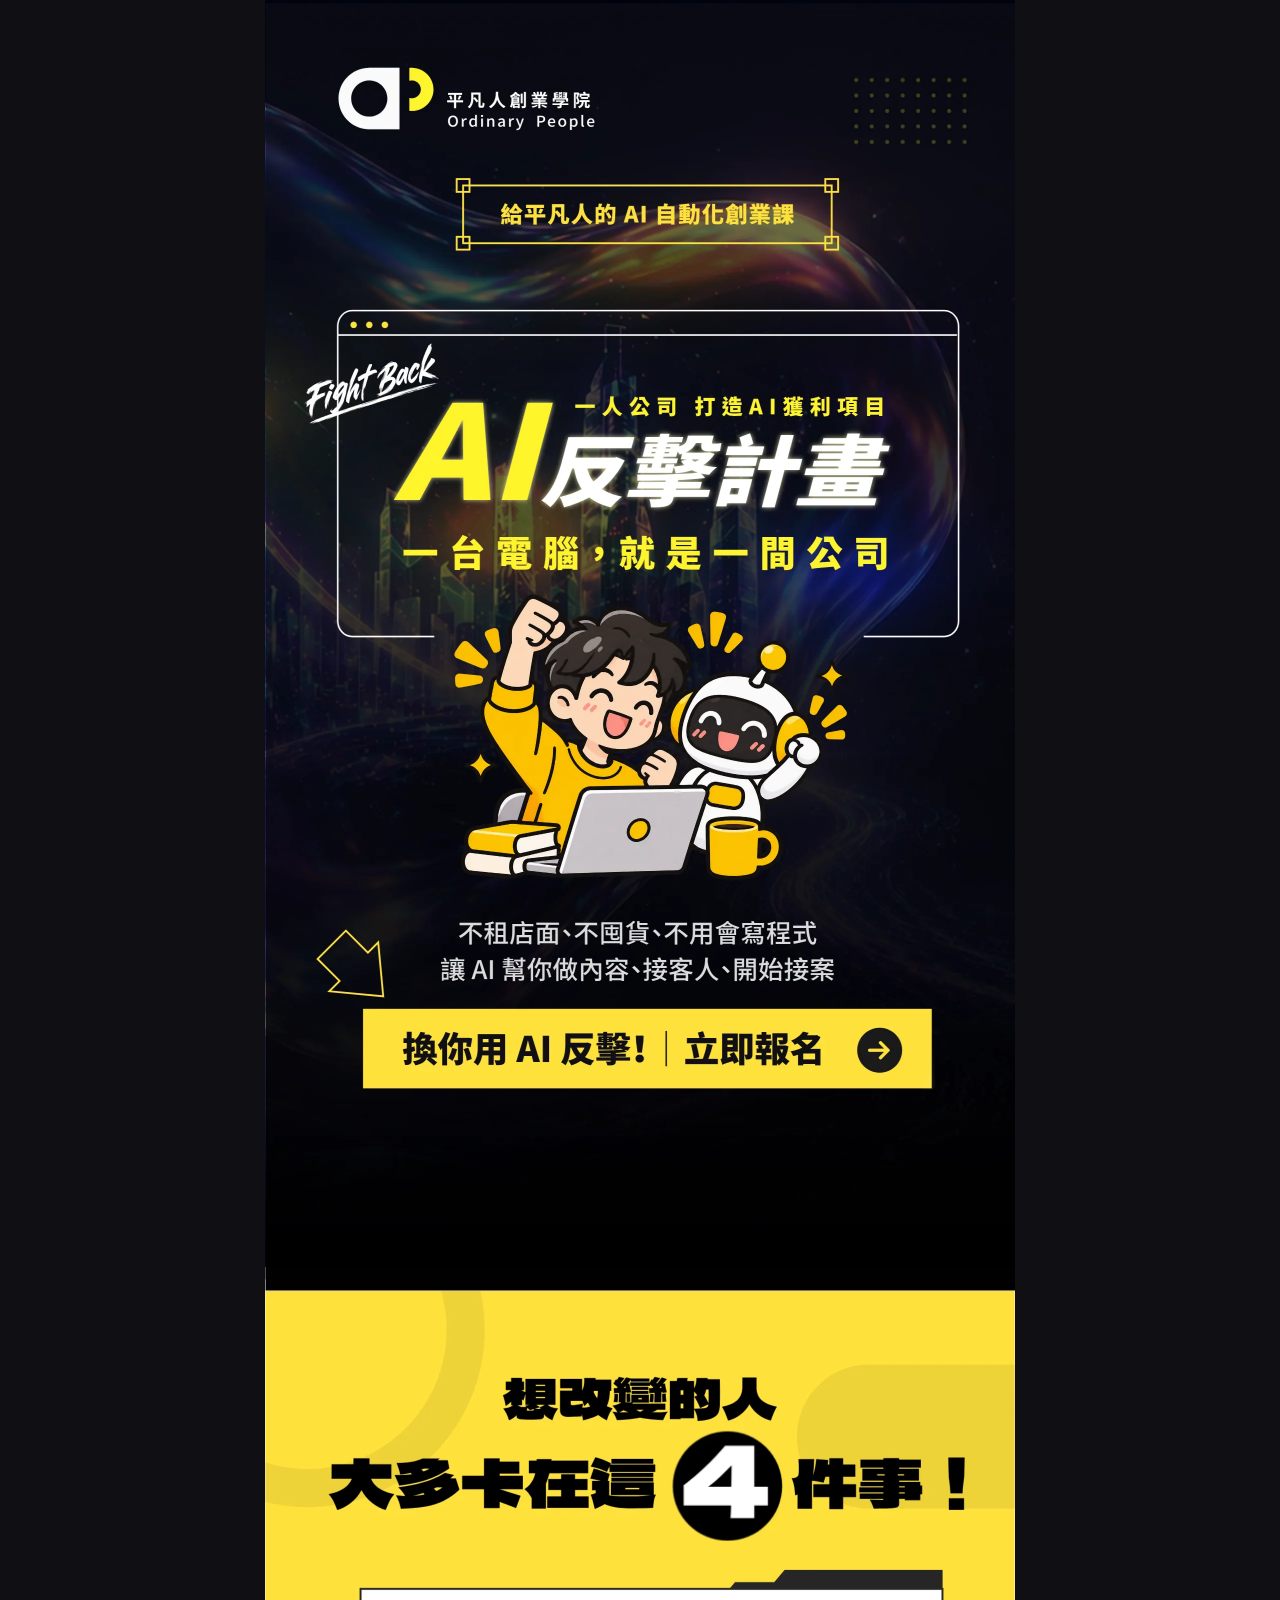
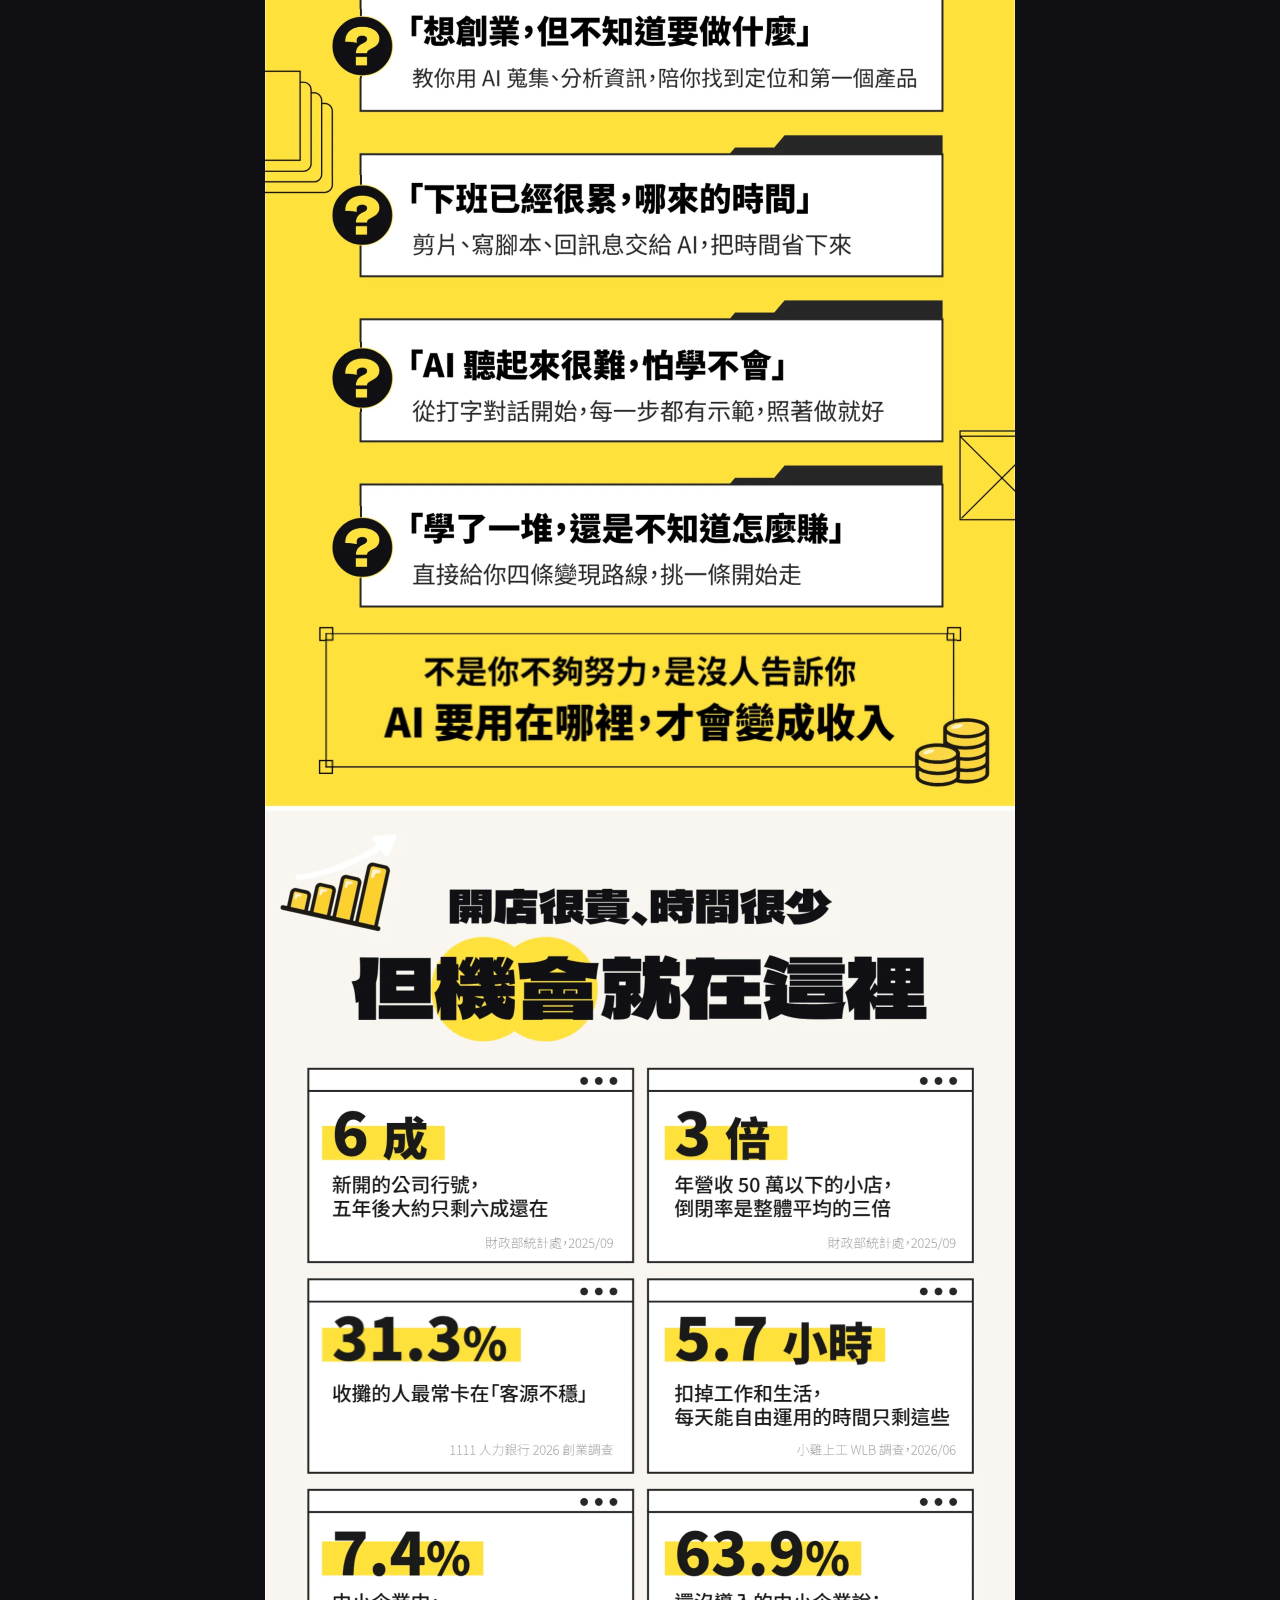
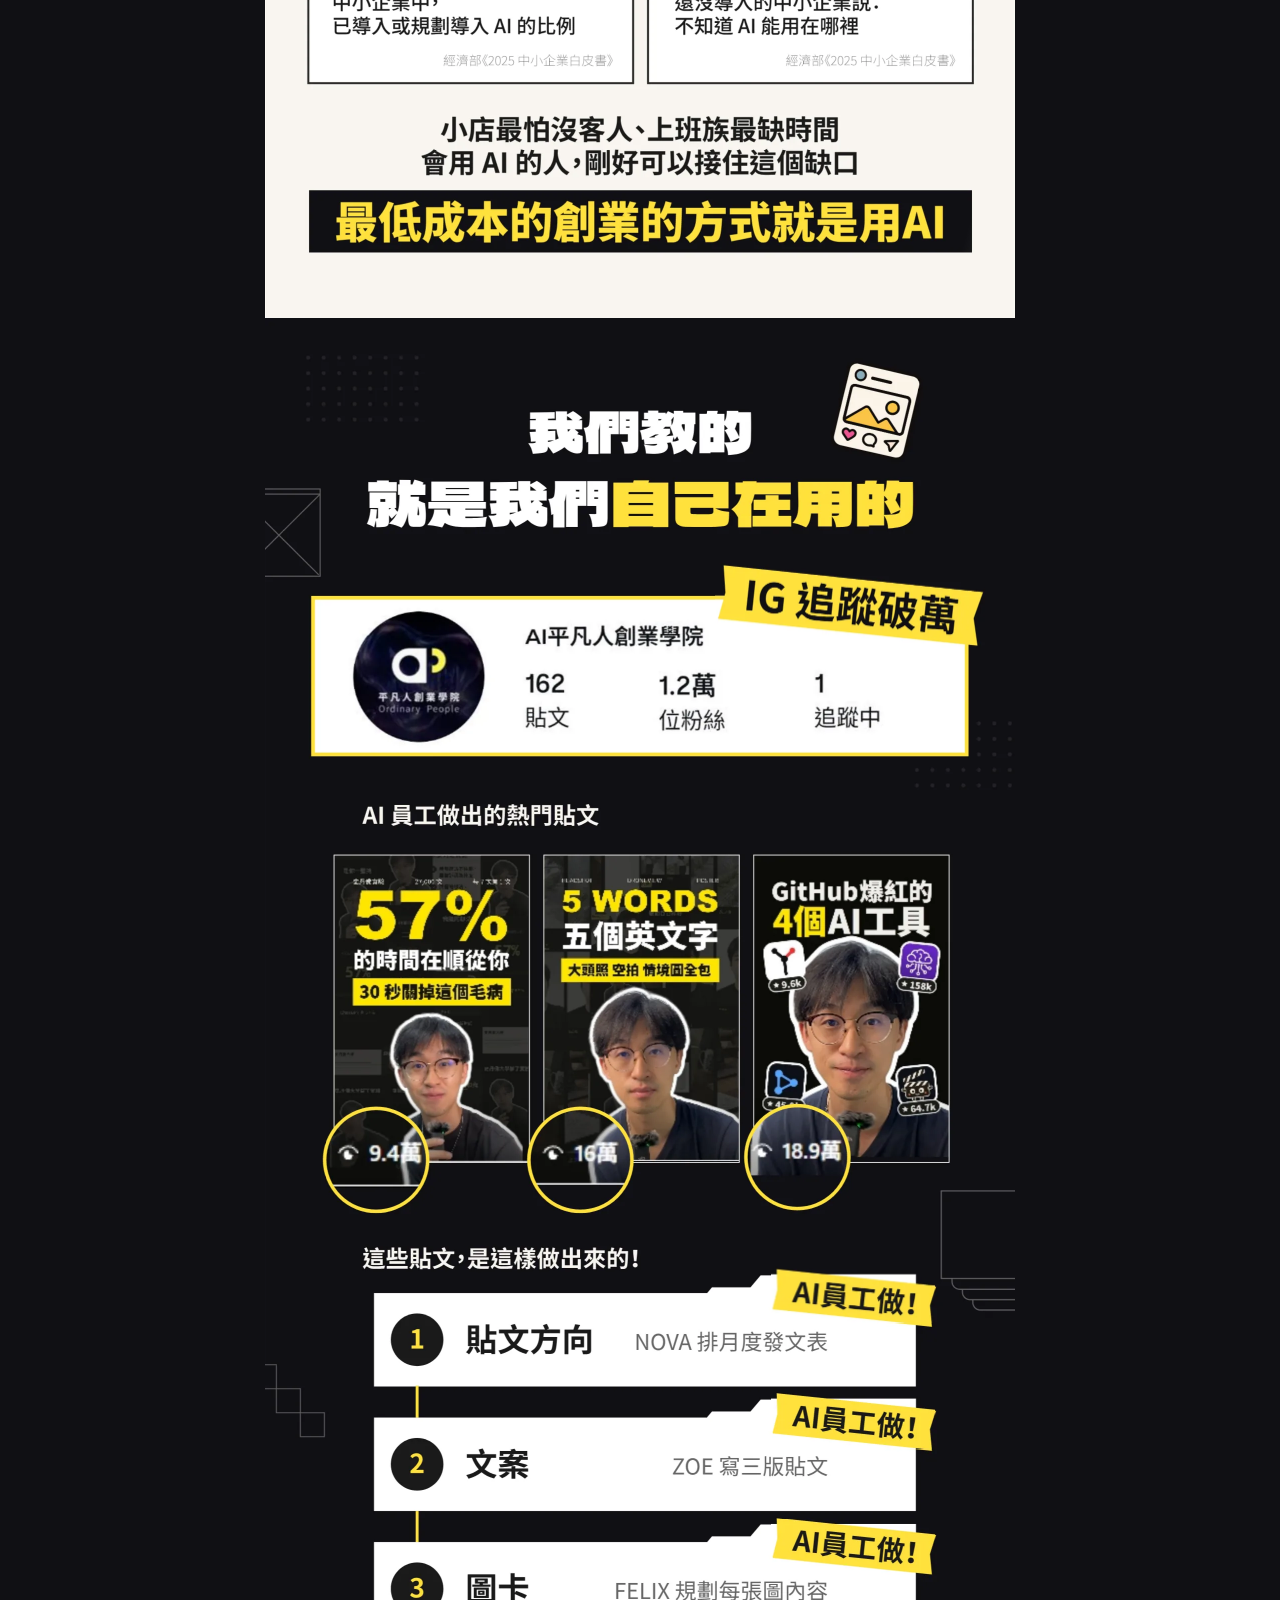
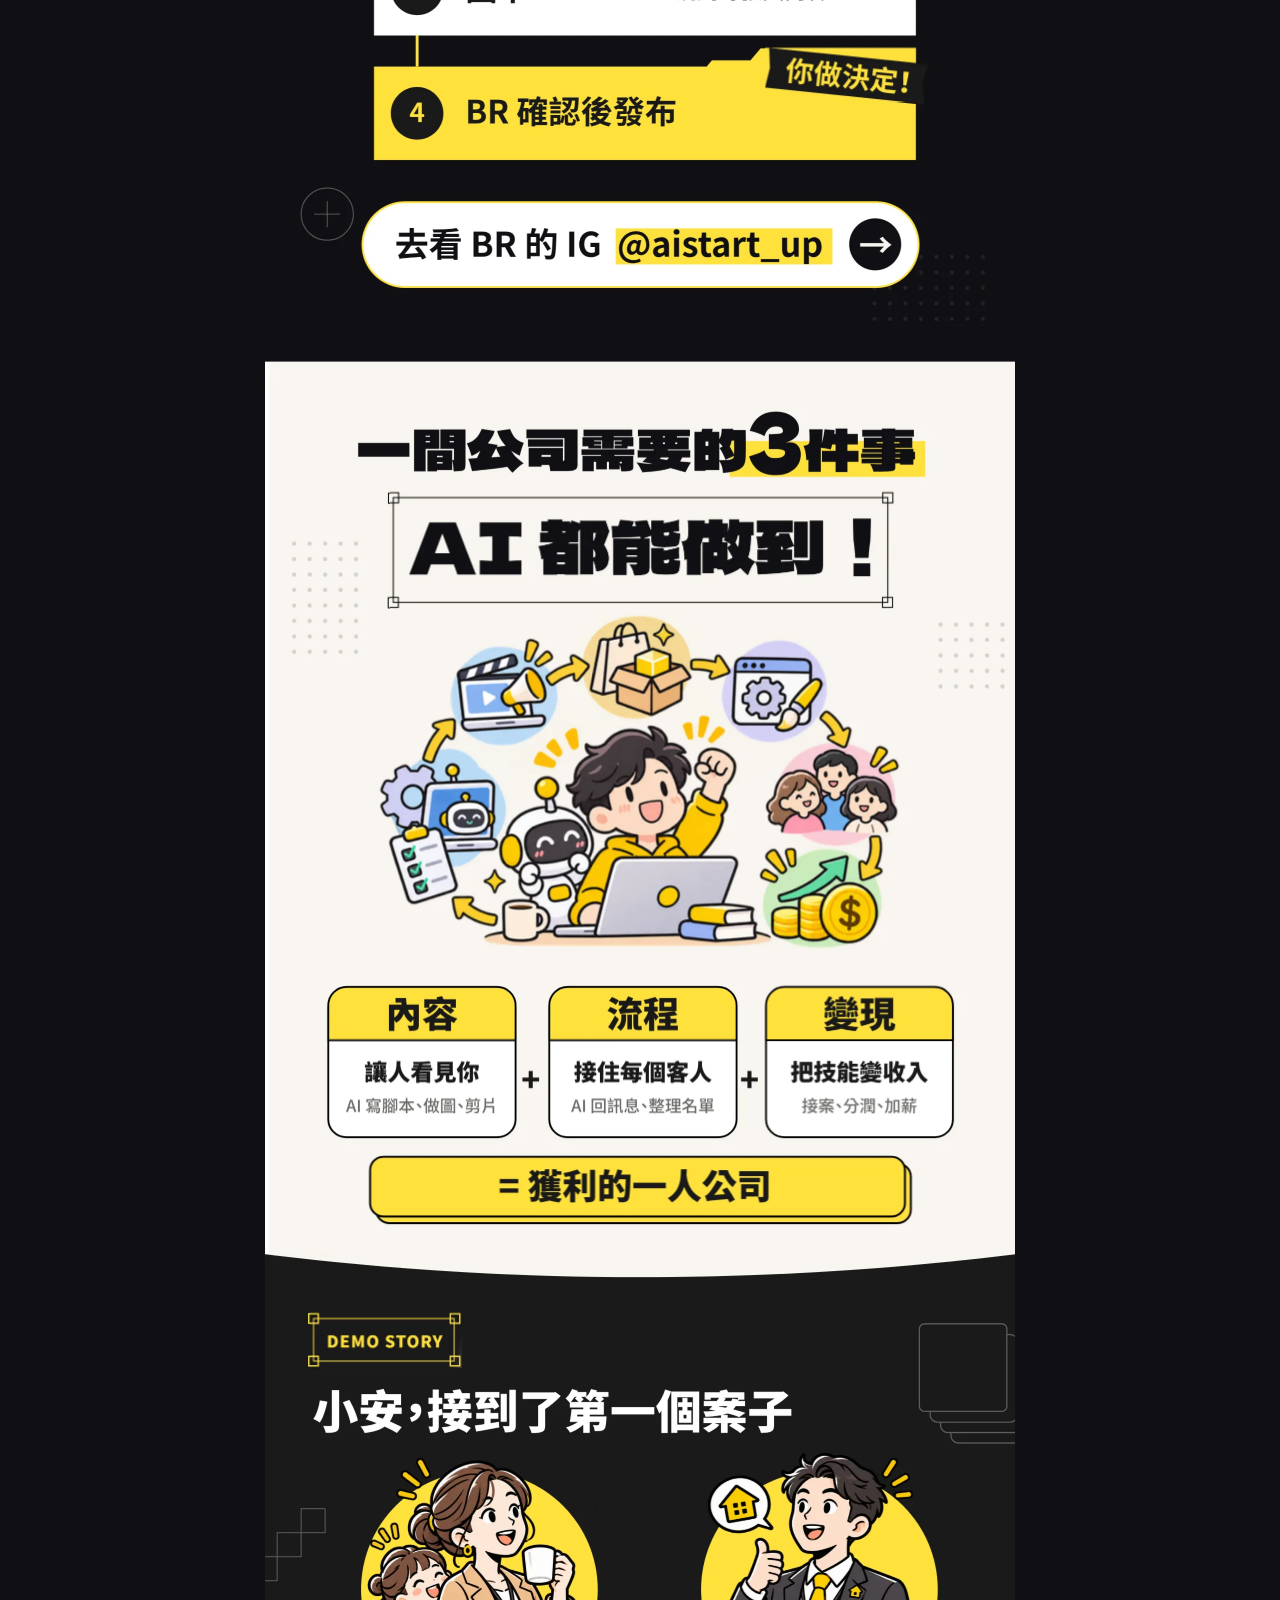
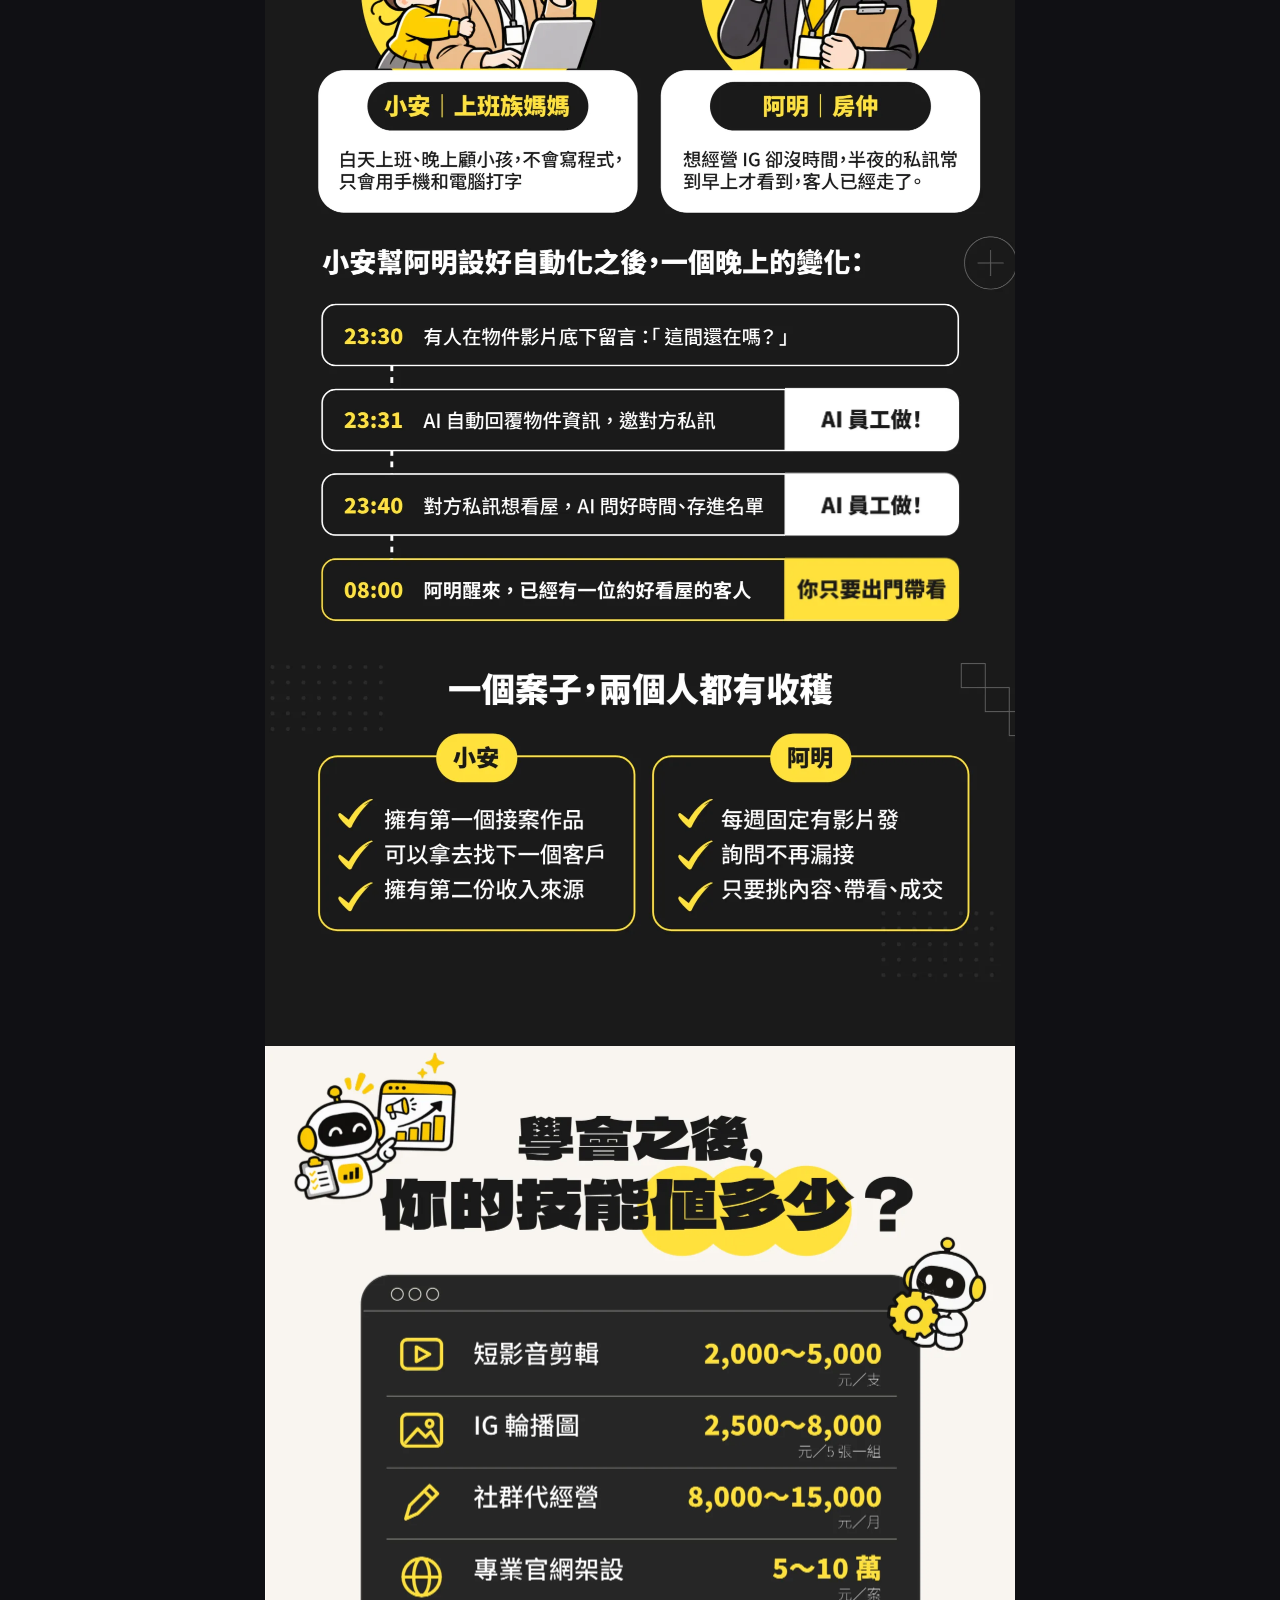
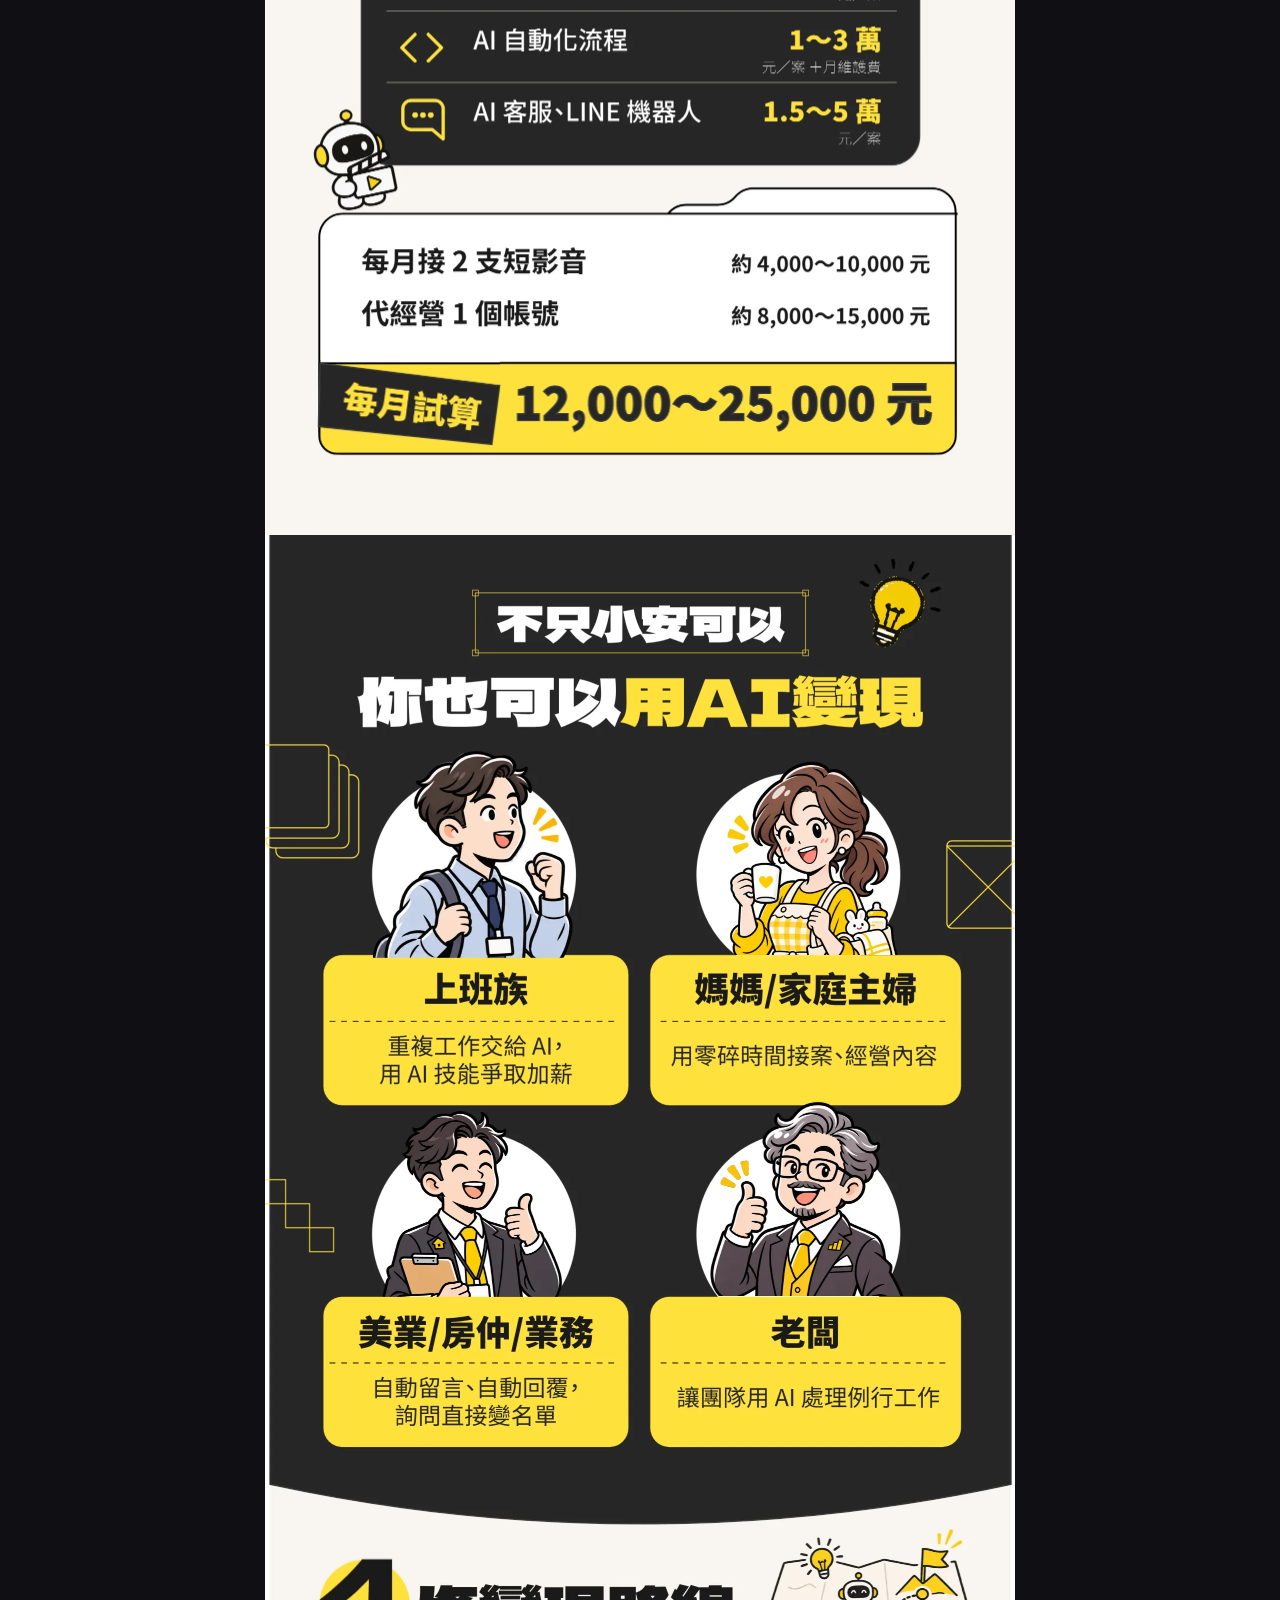
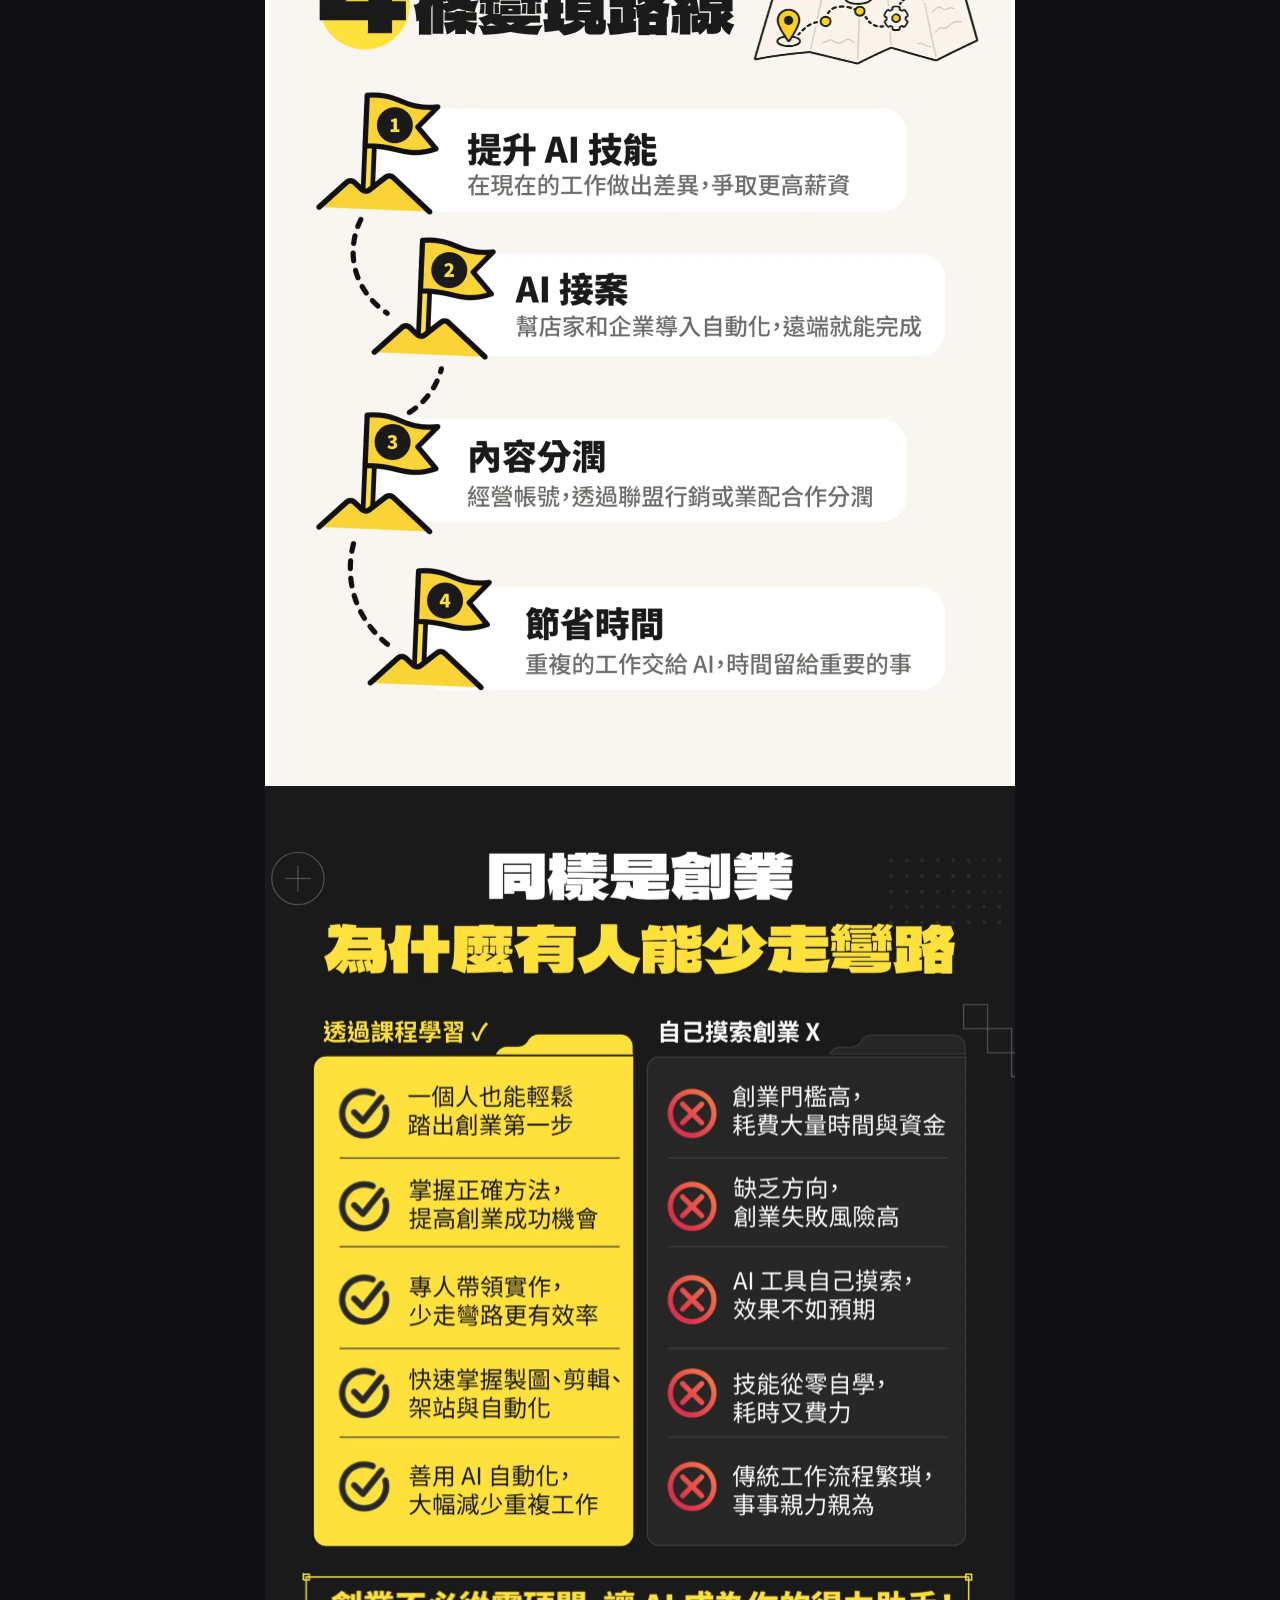
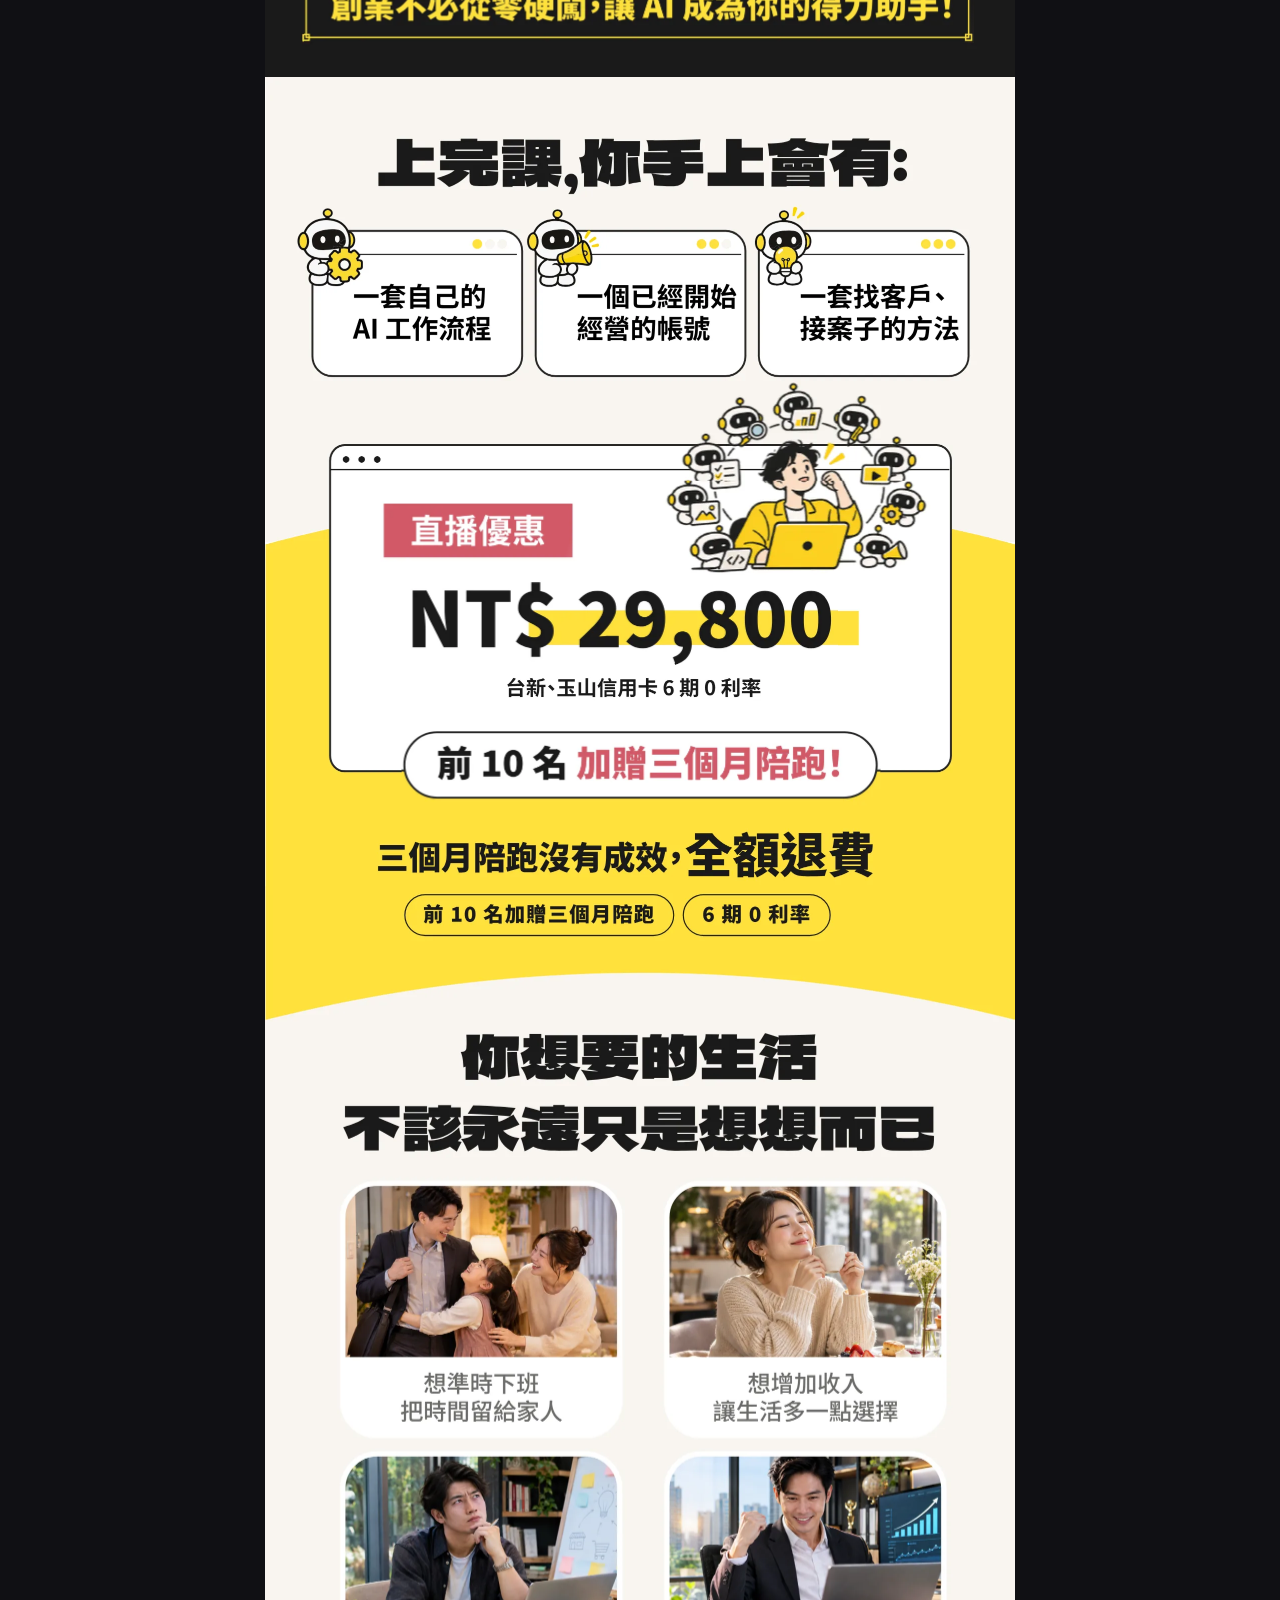
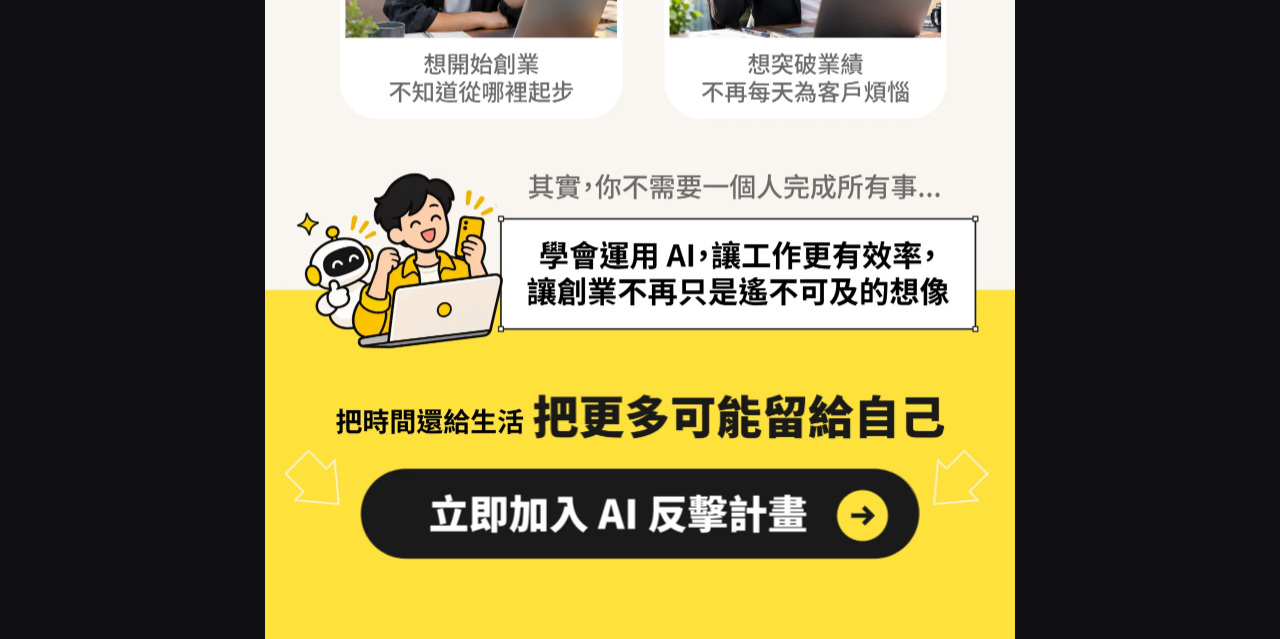
<file: br-order/index.html>
<!doctype html>
<html lang="zh-Hant">
<head>
<meta charset="utf-8">
<meta name="viewport" content="width=device-width,initial-scale=1">
<title>AI 反擊計畫</title>
<style>
*{box-sizing:border-box}
html,body{margin:0;background:#101014}
.page{max-width:750px;margin:0 auto;overflow:hidden}
.sec{position:relative;width:100%}
.base{display:block;width:100%;height:100%}
.ill,.fx{position:absolute;pointer-events:none}
.ill img{display:block;width:100%;height:auto}
.fx{background-repeat:no-repeat;overflow:hidden;transform-origin:50% 50%}
.ill.float img{animation:float 3.8s ease-in-out var(--d) infinite}
.ill.swing img{transform-origin:20% 80%;animation:swing 3.2s ease-in-out infinite}
.fx.pulse{animation:pulse 2.2s ease-in-out calc(var(--i)*-.37s) infinite}
.fx.wiggle{animation:wiggle 2.6s ease-in-out calc(var(--i)*-.45s) infinite}
.fx.flag{transform-origin:30% 95%}
.fx.shine::after{content:"";position:absolute;inset:0;background:linear-gradient(105deg,transparent 30%,rgba(255,255,255,.75) 47%,rgba(255,255,255,.9) 50%,rgba(255,255,255,.75) 53%,transparent 70%);background-size:250% 100%;background-position:150% 0;animation:shine 3.4s ease-in-out calc(var(--i)*-.6s) infinite}
.fx.shine.soft::after{mix-blend-mode:overlay}
.fx.beat{opacity:1}
.fx.beat.run{animation:beat .7s cubic-bezier(.34,1.56,.64,1) calc(var(--i)*.12s) 1 both}
.sec:not(.run) .ill img,.sec:not(.run) .fx,.sec:not(.run) .fx::after{animation-play-state:paused}
@keyframes float{0%,100%{transform:translateY(0)}50%{transform:translateY(-3%)}}
@keyframes swing{0%,100%{transform:rotate(0)}50%{transform:rotate(-5deg) scale(1.04)}}
@keyframes pulse{0%,100%{transform:scale(1)}50%{transform:scale(1.06)}}
@keyframes wiggle{0%,100%{transform:scale(1.08) rotate(0)}25%{transform:scale(1.08) rotate(-5deg)}75%{transform:scale(1.08) rotate(5deg)}}
@keyframes shine{0%,40%{background-position:150% 0}100%{background-position:-50% 0}}
@keyframes beat{0%{transform:scale(1)}45%{transform:scale(1.18)}100%{transform:scale(1)}}
@media (prefers-reduced-motion:reduce){.ill img,.fx,.fx::after{animation:none!important}}
</style>
</head>
<body>
<main class="page">
<section class="sec" style="aspect-ratio:1500/2582">
<img class="base" src="./s01/base.webp?v=3" alt="" width="1500" height="2582">
<div class="fx pulse shine" style="left:12.667%;top:77.847%;width:76.667%;height:6.584%;background-image:url(./s01/base.webp?v=3);background-size:130.435% auto;background-position:54.286% 83.333%;border-radius:0.70% / 4.71%;--i:0"></div>
</section>
<section class="sec" style="aspect-ratio:1500/2236">
<img class="base" src="./s02/base.webp?v=3" alt="" width="1500" height="2236" loading="lazy">
<div class="fx pulse" style="left:53.667%;top:12.299%;width:16.333%;height:10.063%;background-image:url(./s02/base.webp?v=3);background-size:612.245% auto;background-position:64.143% 13.675%;border-radius:0.00% / 0.00%;--i:0"></div>
<div class="fx wiggle" style="left:8.667%;top:28.399%;width:9.000%;height:6.261%;background-image:url(./s02/base.webp?v=3);background-size:1111.111% auto;background-position:9.524% 30.296%;border-radius:0.00% / 0.00%;--i:1"></div>
<div class="fx wiggle" style="left:8.667%;top:43.292%;width:9.000%;height:6.261%;background-image:url(./s02/base.webp?v=3);background-size:1111.111% auto;background-position:9.524% 46.183%;border-radius:0.00% / 0.00%;--i:2"></div>
<div class="fx wiggle" style="left:8.667%;top:58.229%;width:9.000%;height:6.261%;background-image:url(./s02/base.webp?v=3);background-size:1111.111% auto;background-position:9.524% 62.118%;border-radius:0.00% / 0.00%;--i:3"></div>
<div class="fx wiggle" style="left:8.667%;top:72.898%;width:9.000%;height:6.485%;background-image:url(./s02/base.webp?v=3);background-size:1111.111% auto;background-position:9.524% 77.953%;border-radius:0.00% / 0.00%;--i:4"></div>
<div class="fx shine soft" style="left:8.000%;top:84.302%;width:84.333%;height:11.852%;background-image:url(./s02/base.webp?v=3);background-size:118.577% auto;background-position:51.064% 95.637%;border-radius:0.00% / 0.00%;--i:5"></div>
</section>
<section class="sec" style="aspect-ratio:1500/2217">
<img class="base" src="./s03/base.webp?v=3" alt="" width="1500" height="2217" loading="lazy">
<div class="fx beat" style="left:6.667%;top:26.387%;width:17.667%;height:6.089%;background-image:url(./s03/base.webp?v=3);background-size:566.038% auto;background-position:8.097% 28.098%;border-radius:0.00% / 0.00%;--i:0"></div>
<div class="fx beat" style="left:52.667%;top:26.387%;width:17.667%;height:6.089%;background-image:url(./s03/base.webp?v=3);background-size:566.038% auto;background-position:63.968% 28.098%;border-radius:0.00% / 0.00%;--i:1"></div>
<div class="fx beat" style="left:6.667%;top:45.196%;width:28.000%;height:5.683%;background-image:url(./s03/base.webp?v=3);background-size:357.143% auto;background-position:9.259% 47.920%;border-radius:0.00% / 0.00%;--i:2"></div>
<div class="fx beat" style="left:52.667%;top:45.196%;width:29.200%;height:5.683%;background-image:url(./s03/base.webp?v=3);background-size:342.466% auto;background-position:74.388% 47.920%;border-radius:0.00% / 0.00%;--i:3"></div>
<div class="fx beat" style="left:6.667%;top:64.051%;width:23.200%;height:6.180%;background-image:url(./s03/base.webp?v=3);background-size:431.034% auto;background-position:8.681% 68.269%;border-radius:0.00% / 0.00%;--i:4"></div>
<div class="fx beat" style="left:52.667%;top:64.051%;width:27.200%;height:6.180%;background-image:url(./s03/base.webp?v=3);background-size:367.647% auto;background-position:72.344% 68.269%;border-radius:0.00% / 0.00%;--i:5"></div>
<div class="fx shine" style="left:5.667%;top:88.408%;width:88.667%;height:5.954%;background-image:url(./s03/base.webp?v=3);background-size:112.782% auto;background-position:50.000% 94.005%;border-radius:0.00% / 0.00%;--i:6"></div>
</section>
<section class="sec" style="aspect-ratio:1500/3288">
<img class="base" src="./s04/base.webp?v=3" alt="" width="1500" height="3288" loading="lazy">
<div class="fx pulse" style="left:60.000%;top:14.599%;width:36.000%;height:5.627%;background-image:url(./s04/base.webp?v=3);background-size:277.778% auto;background-position:93.750% 15.469%;border-radius:0.00% / 0.00%;--i:0"></div>
<div class="fx pulse" style="left:67.467%;top:57.725%;width:21.867%;height:3.467%;background-image:url(./s04/base.webp?v=3);background-size:457.317% auto;background-position:86.348% 59.798%;border-radius:0.00% / 0.00%;--i:1"></div>
<div class="fx pulse" style="left:67.467%;top:65.328%;width:21.867%;height:3.528%;background-image:url(./s04/base.webp?v=3);background-size:457.317% auto;background-position:86.348% 67.718%;border-radius:0.00% / 0.00%;--i:2"></div>
<div class="fx pulse" style="left:67.467%;top:73.084%;width:21.867%;height:3.528%;background-image:url(./s04/base.webp?v=3);background-size:457.317% auto;background-position:86.348% 75.757%;border-radius:0.00% / 0.00%;--i:3"></div>
<div class="fx pulse" style="left:66.667%;top:80.748%;width:22.667%;height:3.498%;background-image:url(./s04/base.webp?v=3);background-size:441.176% auto;background-position:86.207% 83.675%;border-radius:0.00% / 0.00%;--i:4"></div>
<div class="fx pulse shine" style="left:12.667%;top:89.964%;width:74.667%;height:5.687%;background-image:url(./s04/base.webp?v=3);background-size:133.929% auto;background-position:50.000% 95.389%;border-radius:8.04% / 48.13%;--i:5"></div>
</section>
<section class="sec" style="aspect-ratio:1500/1785">
<img class="base" src="./s05/base.webp?v=3" alt="" width="1500" height="1785" loading="lazy">
<div class="fx shine soft" style="left:16.667%;top:14.286%;width:67.467%;height:13.445%;background-image:url(./s05/base.webp?v=3);background-size:148.221% auto;background-position:51.230% 16.505%;border-radius:0.00% / 0.00%;--i:0"></div>
<div class="fx beat" style="left:7.867%;top:69.356%;width:25.867%;height:17.927%;background-image:url(./s05/base.webp?v=3);background-size:386.598% auto;background-position:10.612% 84.505%;border-radius:0.00% / 0.00%;--i:1"></div>
<div class="fx beat" style="left:37.400%;top:69.356%;width:25.867%;height:17.927%;background-image:url(./s05/base.webp?v=3);background-size:386.598% auto;background-position:50.450% 84.505%;border-radius:0.00% / 0.00%;--i:2"></div>
<div class="fx beat" style="left:66.400%;top:69.356%;width:25.933%;height:17.927%;background-image:url(./s05/base.webp?v=3);background-size:385.604% auto;background-position:89.649% 84.505%;border-radius:0.00% / 0.00%;--i:3"></div>
<div class="fx pulse shine" style="left:13.667%;top:88.796%;width:72.667%;height:7.843%;background-image:url(./s05/base.webp?v=3);background-size:137.615% auto;background-position:50.000% 96.353%;border-radius:0.92% / 7.14%;--i:4"></div>
</section>
<section class="sec" style="aspect-ratio:1500/2783">
<img class="base" src="./s06/base.webp?v=3" alt="" width="1500" height="2783" loading="lazy">
<div class="fx shine" style="left:6.000%;top:3.881%;width:20.333%;height:4.312%;background-image:url(./s06/base.webp?v=3);background-size:491.803% auto;background-position:7.531% 4.056%;border-radius:0.00% / 0.00%;--i:0"></div>
<div class="fx pulse" style="left:69.333%;top:52.641%;width:23.333%;height:4.635%;background-image:url(./s06/base.webp?v=3);background-size:428.571% auto;background-position:90.435% 55.200%;border-radius:0.00% / 0.00%;--i:1"></div>
<div class="fx pulse" style="left:69.333%;top:58.714%;width:23.333%;height:4.743%;background-image:url(./s06/base.webp?v=3);background-size:428.571% auto;background-position:90.435% 61.637%;border-radius:0.00% / 0.00%;--i:2"></div>
<div class="fx pulse" style="left:69.333%;top:64.894%;width:23.333%;height:4.563%;background-image:url(./s06/base.webp?v=3);background-size:428.571% auto;background-position:90.435% 67.997%;border-radius:0.00% / 0.00%;--i:3"></div>
</section>
<section class="sec" style="aspect-ratio:1500/2179">
<img class="base" src="./s07/base.webp?v=3" alt="" width="1500" height="2179" loading="lazy">
<div class="fx pulse" style="left:7.333%;top:83.892%;width:24.000%;height:7.572%;background-image:url(./s07/base.webp?v=3);background-size:416.667% auto;background-position:9.649% 90.765%;border-radius:0.00% / 0.00%;--i:0"></div>
<div class="fx pulse shine soft" style="left:32.000%;top:84.901%;width:58.000%;height:6.654%;background-image:url(./s07/base.webp?v=3);background-size:172.414% auto;background-position:76.190% 90.954%;border-radius:0.00% / 0.00%;--i:1"></div>
</section>
<section class="sec" style="aspect-ratio:1500/3701">
<img class="base" src="./s08/base.webp?v=3" alt="" width="1500" height="3701" loading="lazy">
<div class="fx beat" style="left:6.667%;top:55.120%;width:13.000%;height:5.188%;background-image:url(./s08/base.webp?v=3);background-size:769.231% auto;background-position:7.663% 58.136%;border-radius:0.00% / 0.00%;--i:0"></div>
</section>
<section class="sec" style="aspect-ratio:1500/1783">
<img class="base" src="./s09/base.webp?v=3" alt="" width="1500" height="1783" loading="lazy">
<div class="fx beat" style="left:9.200%;top:33.259%;width:8.267%;height:6.955%;background-image:url(./s09/base.webp?v=3);background-size:1209.677% auto;background-position:10.029% 35.744%;border-radius:0.00% / 0.00%;--i:0"></div>
<div class="fx beat" style="left:9.200%;top:43.522%;width:8.267%;height:6.955%;background-image:url(./s09/base.webp?v=3);background-size:1209.677% auto;background-position:10.029% 46.775%;border-radius:0.00% / 0.00%;--i:1"></div>
<div class="fx beat" style="left:9.200%;top:53.954%;width:8.267%;height:6.955%;background-image:url(./s09/base.webp?v=3);background-size:1209.677% auto;background-position:10.029% 57.987%;border-radius:0.00% / 0.00%;--i:2"></div>
<div class="fx beat" style="left:9.200%;top:64.610%;width:8.267%;height:6.955%;background-image:url(./s09/base.webp?v=3);background-size:1209.677% auto;background-position:10.029% 69.439%;border-radius:0.00% / 0.00%;--i:3"></div>
<div class="fx beat" style="left:9.200%;top:75.042%;width:8.267%;height:6.955%;background-image:url(./s09/base.webp?v=3);background-size:1209.677% auto;background-position:10.029% 80.651%;border-radius:0.00% / 0.00%;--i:4"></div>
<div class="fx wiggle" style="left:53.067%;top:33.259%;width:7.933%;height:6.955%;background-image:url(./s09/base.webp?v=3);background-size:1260.504% auto;background-position:57.639% 35.744%;border-radius:0.00% / 0.00%;--i:5"></div>
<div class="fx wiggle" style="left:53.067%;top:43.522%;width:7.933%;height:6.955%;background-image:url(./s09/base.webp?v=3);background-size:1260.504% auto;background-position:57.639% 46.775%;border-radius:0.00% / 0.00%;--i:6"></div>
<div class="fx wiggle" style="left:53.067%;top:53.954%;width:7.933%;height:6.955%;background-image:url(./s09/base.webp?v=3);background-size:1260.504% auto;background-position:57.639% 57.987%;border-radius:0.00% / 0.00%;--i:7"></div>
<div class="fx wiggle" style="left:53.067%;top:64.610%;width:7.933%;height:6.955%;background-image:url(./s09/base.webp?v=3);background-size:1260.504% auto;background-position:57.639% 69.439%;border-radius:0.00% / 0.00%;--i:8"></div>
<div class="fx wiggle" style="left:53.067%;top:75.042%;width:7.933%;height:6.955%;background-image:url(./s09/base.webp?v=3);background-size:1260.504% auto;background-position:57.639% 80.651%;border-radius:0.00% / 0.00%;--i:9"></div>
<div class="fx shine" style="left:5.200%;top:88.054%;width:89.333%;height:8.188%;background-image:url(./s09/base.webp?v=3);background-size:111.940% auto;background-position:48.750% 95.907%;border-radius:0.00% / 0.00%;--i:10"></div>
</section>
<section class="sec" style="aspect-ratio:1500/1889">
<img class="base" src="./s10/base.webp?v=3" alt="" width="1500" height="1889" loading="lazy">
<div class="fx shine" style="left:15.467%;top:44.733%;width:25.867%;height:6.617%;background-image:url(./s10/base.webp?v=3);background-size:386.598% auto;background-position:20.863% 47.902%;border-radius:0.00% / 0.00%;--i:0"></div>
<div class="fx pulse" style="left:18.667%;top:52.673%;width:57.667%;height:9.370%;background-image:url(./s10/base.webp?v=3);background-size:173.410% auto;background-position:44.094% 58.119%;border-radius:0.00% / 0.00%;--i:1"></div>
<div class="fx pulse shine" style="left:18.133%;top:68.978%;width:64.067%;height:7.570%;background-image:url(./s10/base.webp?v=3);background-size:156.087% auto;background-position:50.464% 74.628%;border-radius:7.28% / 48.95%;--i:2"></div>
<div class="fx pulse" style="left:55.867%;top:79.142%;width:25.467%;height:6.194%;background-image:url(./s10/base.webp?v=3);background-size:392.670% auto;background-position:74.955% 84.368%;border-radius:0.00% / 0.00%;--i:3"></div>
</section>
<section class="sec" style="aspect-ratio:1500/2435">
<img class="base" src="./s11/base.webp?v=3" alt="" width="1500" height="2435" loading="lazy">
<div class="fx shine soft" style="left:35.333%;top:79.466%;width:55.867%;height:4.846%;background-image:url(./s11/base.webp?v=3);background-size:178.998% auto;background-position:80.060% 83.513%;border-radius:0.00% / 0.00%;--i:0"></div>
<div class="fx pulse" style="left:2.533%;top:84.394%;width:7.667%;height:5.298%;background-image:url(./s11/base.webp?v=3);background-size:1304.348% auto;background-position:2.744% 89.115%;border-radius:0.00% / 0.00%;--i:1"></div>
<div class="fx pulse" style="left:88.533%;top:84.394%;width:7.800%;height:5.298%;background-image:url(./s11/base.webp?v=3);background-size:1282.051% auto;background-position:96.023% 89.115%;border-radius:0.00% / 0.00%;--i:2"></div>
<div class="fx pulse shine" style="left:12.333%;top:85.832%;width:75.000%;height:7.803%;background-image:url(./s11/base.webp?v=3);background-size:133.333% auto;background-position:49.333% 93.096%;border-radius:8.44% / 50.00%;--i:3"></div>
</section>
</main>
<script>
(function(){
  if(!('IntersectionObserver' in window)){document.querySelectorAll('.sec,.fx.beat').forEach(function(e){e.classList.add('run')});return;}
  var io=new IntersectionObserver(function(es){es.forEach(function(e){e.target.classList.toggle('run',e.isIntersecting)})},{threshold:0});
  document.querySelectorAll('.sec').forEach(function(s){io.observe(s)});
  var bo=new IntersectionObserver(function(es){es.forEach(function(e){if(e.isIntersecting){e.target.classList.add('run');bo.unobserve(e.target)}})},{threshold:.6});
  document.querySelectorAll('.fx.beat').forEach(function(b){bo.observe(b)});
})();
</script>
</body>
</html>
</file>
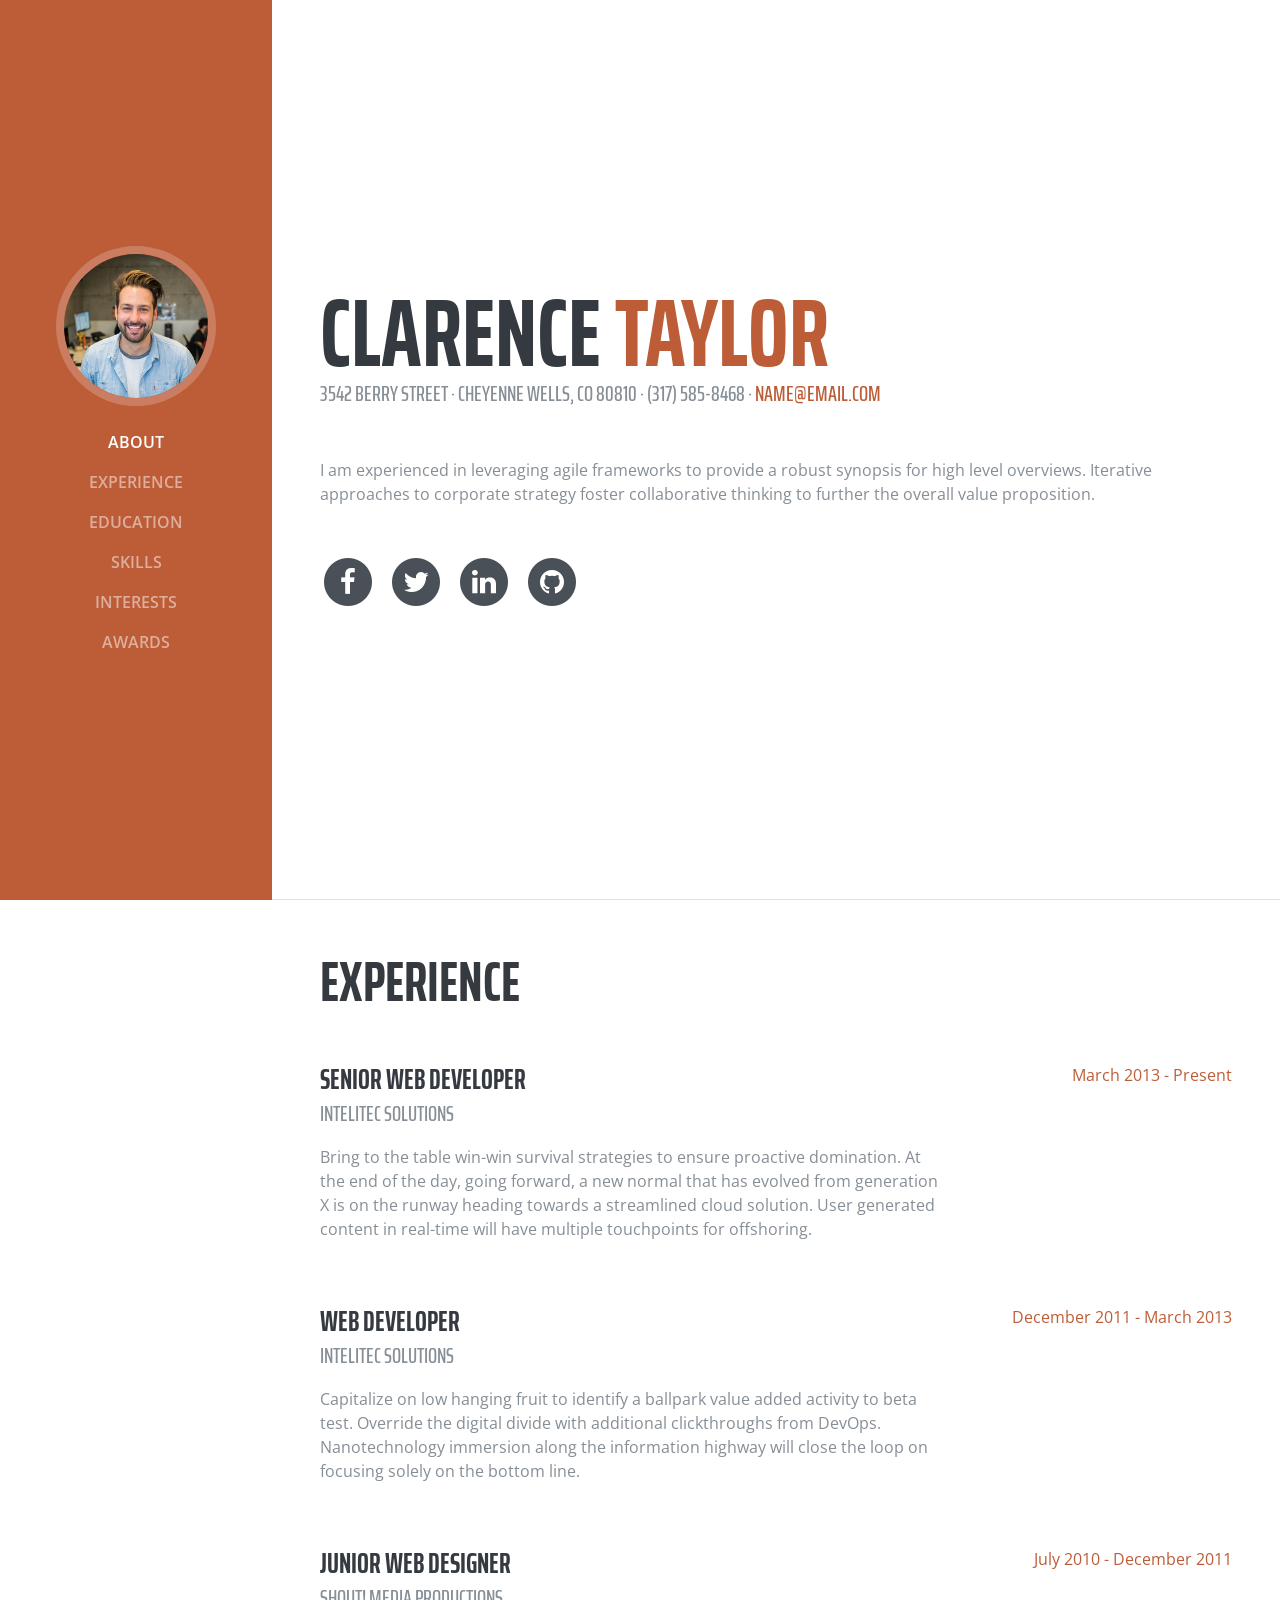
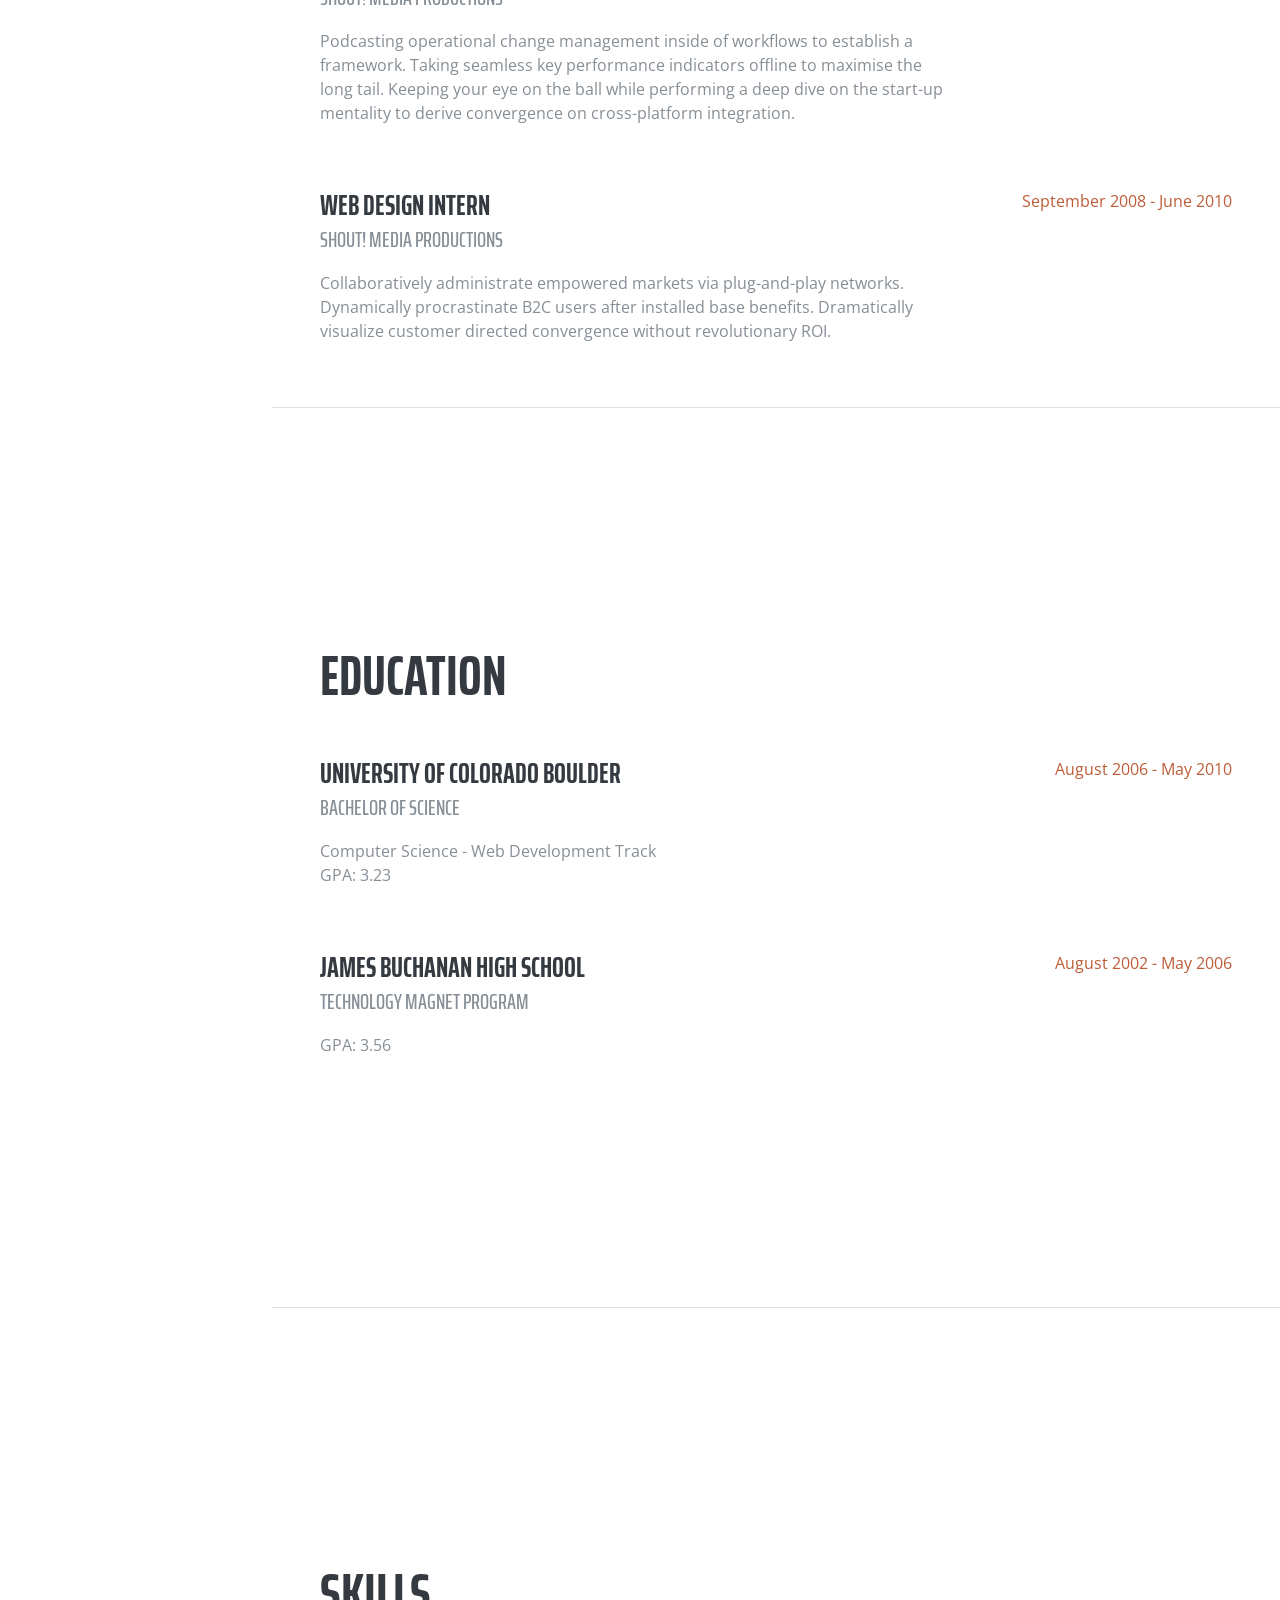
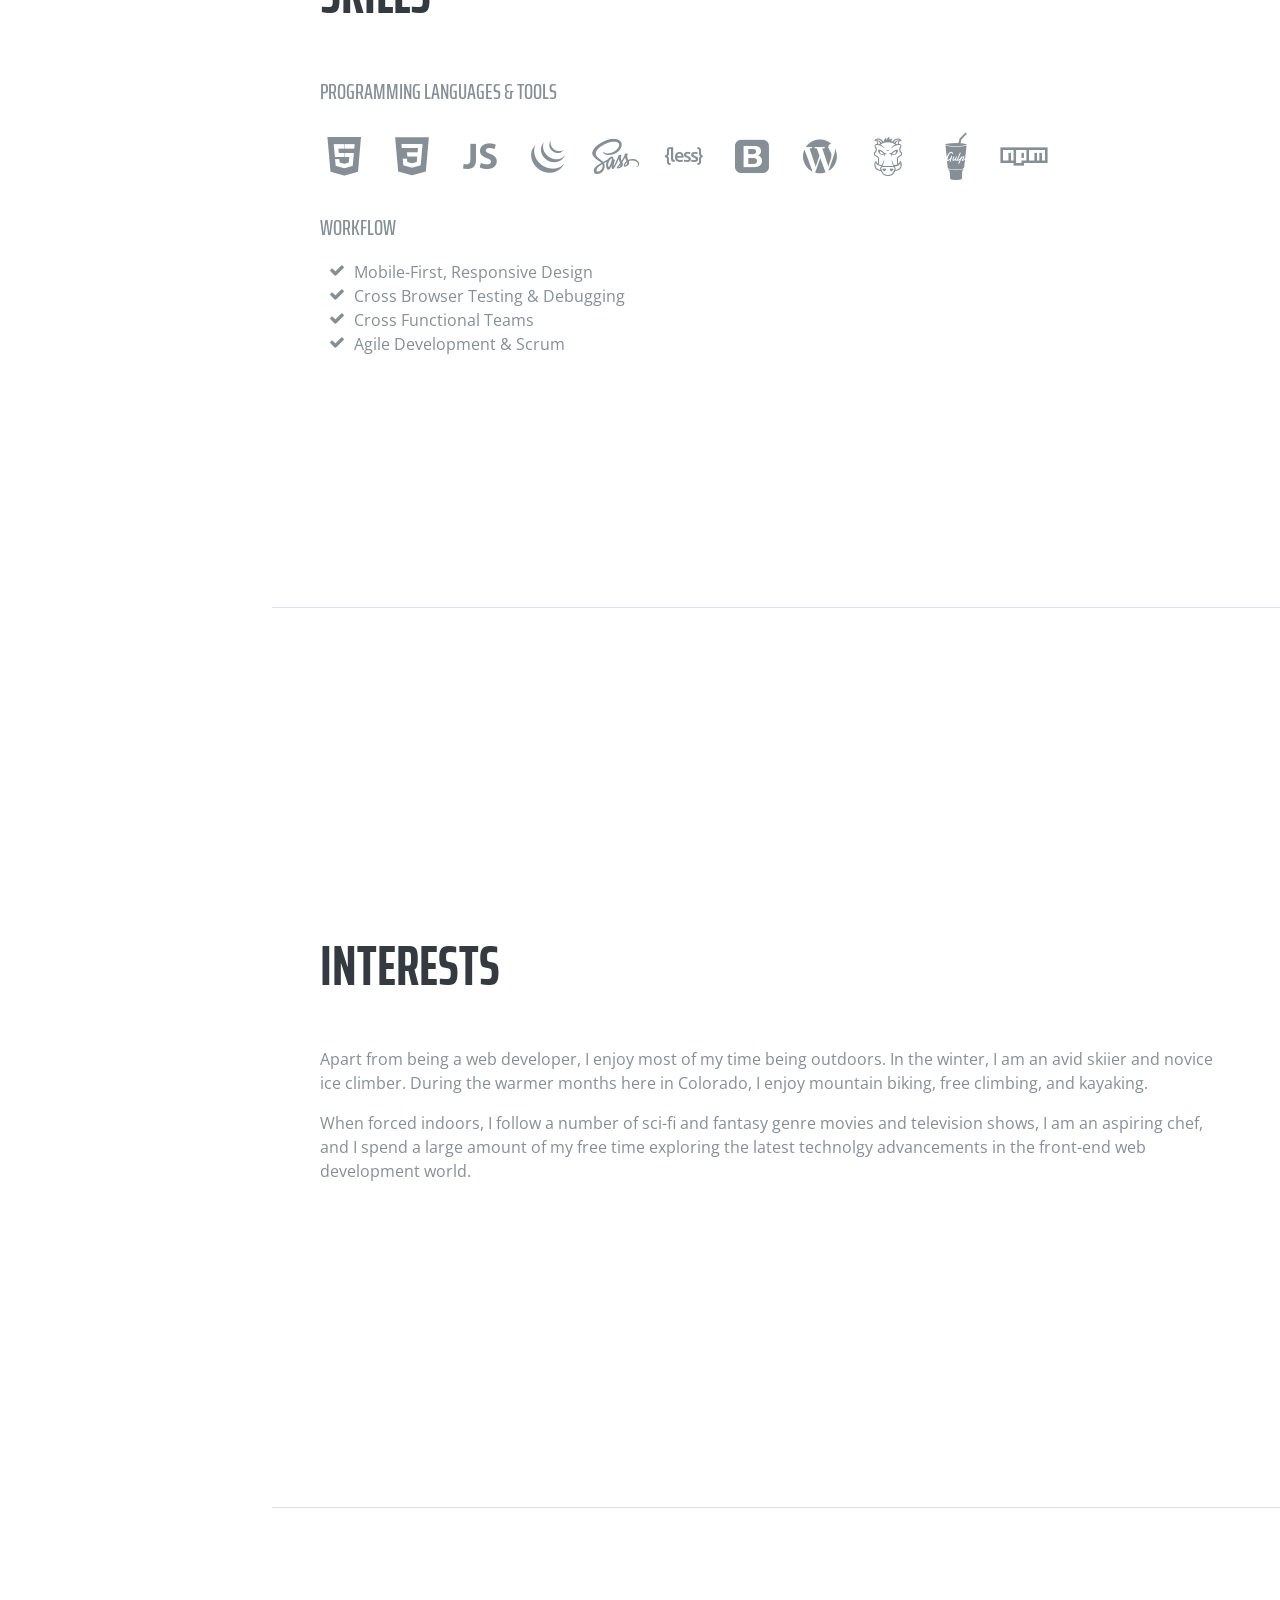
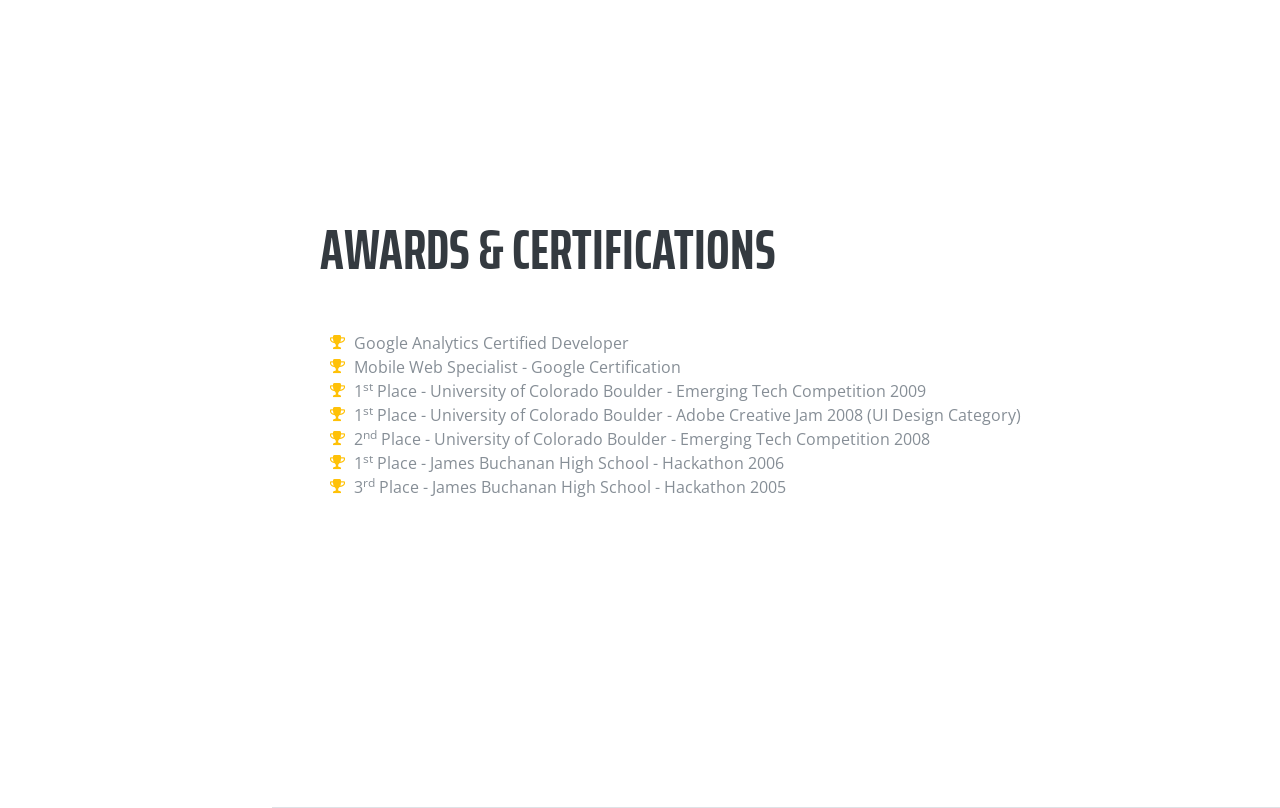
<file: startbootstrap-resume-gh-pages/index.html>
<!DOCTYPE html>
<html lang="en">

  <head>

    <meta charset="utf-8">
    <meta name="viewport" content="width=device-width, initial-scale=1, shrink-to-fit=no">
    <meta name="description" content="">
    <meta name="author" content="">

    <title>Resume - Start Bootstrap Theme</title>

    <!-- Bootstrap core CSS -->
    <link href="vendor/bootstrap/css/bootstrap.min.css" rel="stylesheet">

    <!-- Custom fonts for this template -->
    <link href="https://fonts.googleapis.com/css?family=Saira+Extra+Condensed:100,200,300,400,500,600,700,800,900" rel="stylesheet">
    <link href="https://fonts.googleapis.com/css?family=Open+Sans:300,300i,400,400i,600,600i,700,700i,800,800i" rel="stylesheet">
    <link href="vendor/font-awesome/css/font-awesome.min.css" rel="stylesheet">
    <link href="vendor/devicons/css/devicons.min.css" rel="stylesheet">
    <link href="vendor/simple-line-icons/css/simple-line-icons.css" rel="stylesheet">

    <!-- Custom styles for this template -->
    <link href="css/resume.min.css" rel="stylesheet">

  </head>

  <body id="page-top">

    <nav class="navbar navbar-expand-lg navbar-dark bg-primary fixed-top" id="sideNav">
      <a class="navbar-brand js-scroll-trigger" href="#page-top">
        <span class="d-block d-lg-none">Start Bootstrap</span>
        <span class="d-none d-lg-block">
          <img class="img-fluid img-profile rounded-circle mx-auto mb-2" src="img/profile.jpg" alt="">
        </span>
      </a>
      <button class="navbar-toggler" type="button" data-toggle="collapse" data-target="#navbarSupportedContent" aria-controls="navbarSupportedContent" aria-expanded="false" aria-label="Toggle navigation">
        <span class="navbar-toggler-icon"></span>
      </button>
      <div class="collapse navbar-collapse" id="navbarSupportedContent">
        <ul class="navbar-nav">
          <li class="nav-item">
            <a class="nav-link js-scroll-trigger" href="#about">About</a>
          </li>
          <li class="nav-item">
            <a class="nav-link js-scroll-trigger" href="#experience">Experience</a>
          </li>
          <li class="nav-item">
            <a class="nav-link js-scroll-trigger" href="#education">Education</a>
          </li>
          <li class="nav-item">
            <a class="nav-link js-scroll-trigger" href="#skills">Skills</a>
          </li>
          <li class="nav-item">
            <a class="nav-link js-scroll-trigger" href="#interests">Interests</a>
          </li>
          <li class="nav-item">
            <a class="nav-link js-scroll-trigger" href="#awards">Awards</a>
          </li>
        </ul>
      </div>
    </nav>

    <div class="container-fluid p-0">

      <section class="resume-section p-3 p-lg-5 d-flex d-column" id="about">
        <div class="my-auto">
          <h1 class="mb-0">Clarence
            <span class="text-primary">Taylor</span>
          </h1>
          <div class="subheading mb-5">3542 Berry Street · Cheyenne Wells, CO 80810 · (317) 585-8468 ·
            <a href="mailto:name@email.com">name@email.com</a>
          </div>
          <p class="mb-5">I am experienced in leveraging agile frameworks to provide a robust synopsis for high level overviews. Iterative approaches to corporate strategy foster collaborative thinking to further the overall value proposition.</p>
          <ul class="list-inline list-social-icons mb-0">
            <li class="list-inline-item">
              <a href="#">
                <span class="fa-stack fa-lg">
                  <i class="fa fa-circle fa-stack-2x"></i>
                  <i class="fa fa-facebook fa-stack-1x fa-inverse"></i>
                </span>
              </a>
            </li>
            <li class="list-inline-item">
              <a href="#">
                <span class="fa-stack fa-lg">
                  <i class="fa fa-circle fa-stack-2x"></i>
                  <i class="fa fa-twitter fa-stack-1x fa-inverse"></i>
                </span>
              </a>
            </li>
            <li class="list-inline-item">
              <a href="#">
                <span class="fa-stack fa-lg">
                  <i class="fa fa-circle fa-stack-2x"></i>
                  <i class="fa fa-linkedin fa-stack-1x fa-inverse"></i>
                </span>
              </a>
            </li>
            <li class="list-inline-item">
              <a href="#">
                <span class="fa-stack fa-lg">
                  <i class="fa fa-circle fa-stack-2x"></i>
                  <i class="fa fa-github fa-stack-1x fa-inverse"></i>
                </span>
              </a>
            </li>
          </ul>
        </div>
      </section>

      <section class="resume-section p-3 p-lg-5 d-flex flex-column" id="experience">
        <div class="my-auto">
          <h2 class="mb-5">Experience</h2>

          <div class="resume-item d-flex flex-column flex-md-row mb-5">
            <div class="resume-content mr-auto">
              <h3 class="mb-0">Senior Web Developer</h3>
              <div class="subheading mb-3">Intelitec Solutions</div>
              <p>Bring to the table win-win survival strategies to ensure proactive domination. At the end of the day, going forward, a new normal that has evolved from generation X is on the runway heading towards a streamlined cloud solution. User generated content in real-time will have multiple touchpoints for offshoring.</p>
            </div>
            <div class="resume-date text-md-right">
              <span class="text-primary">March 2013 - Present</span>
            </div>
          </div>

          <div class="resume-item d-flex flex-column flex-md-row mb-5">
            <div class="resume-content mr-auto">
              <h3 class="mb-0">Web Developer</h3>
              <div class="subheading mb-3">Intelitec Solutions</div>
              <p>Capitalize on low hanging fruit to identify a ballpark value added activity to beta test. Override the digital divide with additional clickthroughs from DevOps. Nanotechnology immersion along the information highway will close the loop on focusing solely on the bottom line.</p>
            </div>
            <div class="resume-date text-md-right">
              <span class="text-primary">December 2011 - March 2013</span>
            </div>
          </div>

          <div class="resume-item d-flex flex-column flex-md-row mb-5">
            <div class="resume-content mr-auto">
              <h3 class="mb-0">Junior Web Designer</h3>
              <div class="subheading mb-3">Shout! Media Productions</div>
              <p>Podcasting operational change management inside of workflows to establish a framework. Taking seamless key performance indicators offline to maximise the long tail. Keeping your eye on the ball while performing a deep dive on the start-up mentality to derive convergence on cross-platform integration.</p>
            </div>
            <div class="resume-date text-md-right">
              <span class="text-primary">July 2010 - December 2011</span>
            </div>
          </div>

          <div class="resume-item d-flex flex-column flex-md-row">
            <div class="resume-content mr-auto">
              <h3 class="mb-0">Web Design Intern</h3>
              <div class="subheading mb-3">Shout! Media Productions</div>
              <p>Collaboratively administrate empowered markets via plug-and-play networks. Dynamically procrastinate B2C users after installed base benefits. Dramatically visualize customer directed convergence without revolutionary ROI.</p>
            </div>
            <div class="resume-date text-md-right">
              <span class="text-primary">September 2008 - June 2010</span>
            </div>
          </div>

        </div>

      </section>

      <section class="resume-section p-3 p-lg-5 d-flex flex-column" id="education">
        <div class="my-auto">
          <h2 class="mb-5">Education</h2>

          <div class="resume-item d-flex flex-column flex-md-row mb-5">
            <div class="resume-content mr-auto">
              <h3 class="mb-0">University of Colorado Boulder</h3>
              <div class="subheading mb-3">Bachelor of Science</div>
              <div>Computer Science - Web Development Track</div>
              <p>GPA: 3.23</p>
            </div>
            <div class="resume-date text-md-right">
              <span class="text-primary">August 2006 - May 2010</span>
            </div>
          </div>

          <div class="resume-item d-flex flex-column flex-md-row">
            <div class="resume-content mr-auto">
              <h3 class="mb-0">James Buchanan High School</h3>
              <div class="subheading mb-3">Technology Magnet Program</div>
              <p>GPA: 3.56</p>
            </div>
            <div class="resume-date text-md-right">
              <span class="text-primary">August 2002 - May 2006</span>
            </div>
          </div>

        </div>
      </section>

      <section class="resume-section p-3 p-lg-5 d-flex flex-column" id="skills">
        <div class="my-auto">
          <h2 class="mb-5">Skills</h2>

          <div class="subheading mb-3">Programming Languages &amp; Tools</div>
          <ul class="list-inline list-icons">
            <li class="list-inline-item">
              <i class="devicons devicons-html5"></i>
            </li>
            <li class="list-inline-item">
              <i class="devicons devicons-css3"></i>
            </li>
            <li class="list-inline-item">
              <i class="devicons devicons-javascript"></i>
            </li>
            <li class="list-inline-item">
              <i class="devicons devicons-jquery"></i>
            </li>
            <li class="list-inline-item">
              <i class="devicons devicons-sass"></i>
            </li>
            <li class="list-inline-item">
              <i class="devicons devicons-less"></i>
            </li>
            <li class="list-inline-item">
              <i class="devicons devicons-bootstrap"></i>
            </li>
            <li class="list-inline-item">
              <i class="devicons devicons-wordpress"></i>
            </li>
            <li class="list-inline-item">
              <i class="devicons devicons-grunt"></i>
            </li>
            <li class="list-inline-item">
              <i class="devicons devicons-gulp"></i>
            </li>
            <li class="list-inline-item">
              <i class="devicons devicons-npm"></i>
            </li>
          </ul>

          <div class="subheading mb-3">Workflow</div>
          <ul class="fa-ul mb-0">
            <li>
              <i class="fa-li fa fa-check"></i>
              Mobile-First, Responsive Design</li>
            <li>
              <i class="fa-li fa fa-check"></i>
              Cross Browser Testing &amp; Debugging</li>
            <li>
              <i class="fa-li fa fa-check"></i>
              Cross Functional Teams</li>
            <li>
              <i class="fa-li fa fa-check"></i>
              Agile Development &amp; Scrum</li>
          </ul>
        </div>
      </section>

      <section class="resume-section p-3 p-lg-5 d-flex flex-column" id="interests">
        <div class="my-auto">
          <h2 class="mb-5">Interests</h2>
          <p>Apart from being a web developer, I enjoy most of my time being outdoors. In the winter, I am an avid skiier and novice ice climber. During the warmer months here in Colorado, I enjoy mountain biking, free climbing, and kayaking.</p>
          <p class="mb-0">When forced indoors, I follow a number of sci-fi and fantasy genre movies and television shows, I am an aspiring chef, and I spend a large amount of my free time exploring the latest technolgy advancements in the front-end web development world.</p>
        </div>
      </section>

      <section class="resume-section p-3 p-lg-5 d-flex flex-column" id="awards">
        <div class="my-auto">
          <h2 class="mb-5">Awards &amp; Certifications</h2>
          <ul class="fa-ul mb-0">
            <li>
              <i class="fa-li fa fa-trophy text-warning"></i>
              Google Analytics Certified Developer</li>
            <li>
              <i class="fa-li fa fa-trophy text-warning"></i>
              Mobile Web Specialist - Google Certification</li>
            <li>
              <i class="fa-li fa fa-trophy text-warning"></i>
              1<sup>st</sup>
              Place - University of Colorado Boulder - Emerging Tech Competition 2009</li>
            <li>
              <i class="fa-li fa fa-trophy text-warning"></i>
              1<sup>st</sup>
              Place - University of Colorado Boulder - Adobe Creative Jam 2008 (UI Design Category)</li>
            <li>
              <i class="fa-li fa fa-trophy text-warning"></i>
              2<sup>nd</sup>
              Place - University of Colorado Boulder - Emerging Tech Competition 2008</li>
            <li>
            <li>
              <i class="fa-li fa fa-trophy text-warning"></i>
              1<sup>st</sup>
              Place - James Buchanan High School - Hackathon 2006</li>
            <li>
              <i class="fa-li fa fa-trophy text-warning"></i>
              3<sup>rd</sup>
              Place - James Buchanan High School - Hackathon 2005</li>
          </ul>
        </div>
      </section>

    </div>

    <!-- Bootstrap core JavaScript -->
    <script src="vendor/jquery/jquery.min.js"></script>
    <script src="vendor/bootstrap/js/bootstrap.bundle.min.js"></script>

    <!-- Plugin JavaScript -->
    <script src="vendor/jquery-easing/jquery.easing.min.js"></script>

    <!-- Custom scripts for this template -->
    <script src="js/resume.min.js"></script>

  </body>

</html>
</file>
<file: startbootstrap-resume-gh-pages/vendor/simple-line-icons/css/simple-line-icons.css>
@font-face {
  font-family: 'simple-line-icons';
  src: url('../fonts/Simple-Line-Icons.eot?v=2.4.0');
  src: url('../fonts/Simple-Line-Icons.eot?v=2.4.0#iefix') format('embedded-opentype'), url('../fonts/Simple-Line-Icons.woff2?v=2.4.0') format('woff2'), url('../fonts/Simple-Line-Icons.ttf?v=2.4.0') format('truetype'), url('../fonts/Simple-Line-Icons.woff?v=2.4.0') format('woff'), url('../fonts/Simple-Line-Icons.svg?v=2.4.0#simple-line-icons') format('svg');
  font-weight: normal;
  font-style: normal;
}
/*
 Use the following CSS code if you want to have a class per icon.
 Instead of a list of all class selectors, you can use the generic [class*="icon-"] selector, but it's slower:
*/
.icon-user,
.icon-people,
.icon-user-female,
.icon-user-follow,
.icon-user-following,
.icon-user-unfollow,
.icon-login,
.icon-logout,
.icon-emotsmile,
.icon-phone,
.icon-call-end,
.icon-call-in,
.icon-call-out,
.icon-map,
.icon-location-pin,
.icon-direction,
.icon-directions,
.icon-compass,
.icon-layers,
.icon-menu,
.icon-list,
.icon-options-vertical,
.icon-options,
.icon-arrow-down,
.icon-arrow-left,
.icon-arrow-right,
.icon-arrow-up,
.icon-arrow-up-circle,
.icon-arrow-left-circle,
.icon-arrow-right-circle,
.icon-arrow-down-circle,
.icon-check,
.icon-clock,
.icon-plus,
.icon-minus,
.icon-close,
.icon-event,
.icon-exclamation,
.icon-organization,
.icon-trophy,
.icon-screen-smartphone,
.icon-screen-desktop,
.icon-plane,
.icon-notebook,
.icon-mustache,
.icon-mouse,
.icon-magnet,
.icon-energy,
.icon-disc,
.icon-cursor,
.icon-cursor-move,
.icon-crop,
.icon-chemistry,
.icon-speedometer,
.icon-shield,
.icon-screen-tablet,
.icon-magic-wand,
.icon-hourglass,
.icon-graduation,
.icon-ghost,
.icon-game-controller,
.icon-fire,
.icon-eyeglass,
.icon-envelope-open,
.icon-envelope-letter,
.icon-bell,
.icon-badge,
.icon-anchor,
.icon-wallet,
.icon-vector,
.icon-speech,
.icon-puzzle,
.icon-printer,
.icon-present,
.icon-playlist,
.icon-pin,
.icon-picture,
.icon-handbag,
.icon-globe-alt,
.icon-globe,
.icon-folder-alt,
.icon-folder,
.icon-film,
.icon-feed,
.icon-drop,
.icon-drawer,
.icon-docs,
.icon-doc,
.icon-diamond,
.icon-cup,
.icon-calculator,
.icon-bubbles,
.icon-briefcase,
.icon-book-open,
.icon-basket-loaded,
.icon-basket,
.icon-bag,
.icon-action-undo,
.icon-action-redo,
.icon-wrench,
.icon-umbrella,
.icon-trash,
.icon-tag,
.icon-support,
.icon-frame,
.icon-size-fullscreen,
.icon-size-actual,
.icon-shuffle,
.icon-share-alt,
.icon-share,
.icon-rocket,
.icon-question,
.icon-pie-chart,
.icon-pencil,
.icon-note,
.icon-loop,
.icon-home,
.icon-grid,
.icon-graph,
.icon-microphone,
.icon-music-tone-alt,
.icon-music-tone,
.icon-earphones-alt,
.icon-earphones,
.icon-equalizer,
.icon-like,
.icon-dislike,
.icon-control-start,
.icon-control-rewind,
.icon-control-play,
.icon-control-pause,
.icon-control-forward,
.icon-control-end,
.icon-volume-1,
.icon-volume-2,
.icon-volume-off,
.icon-calendar,
.icon-bulb,
.icon-chart,
.icon-ban,
.icon-bubble,
.icon-camrecorder,
.icon-camera,
.icon-cloud-download,
.icon-cloud-upload,
.icon-envelope,
.icon-eye,
.icon-flag,
.icon-heart,
.icon-info,
.icon-key,
.icon-link,
.icon-lock,
.icon-lock-open,
.icon-magnifier,
.icon-magnifier-add,
.icon-magnifier-remove,
.icon-paper-clip,
.icon-paper-plane,
.icon-power,
.icon-refresh,
.icon-reload,
.icon-settings,
.icon-star,
.icon-symbol-female,
.icon-symbol-male,
.icon-target,
.icon-credit-card,
.icon-paypal,
.icon-social-tumblr,
.icon-social-twitter,
.icon-social-facebook,
.icon-social-instagram,
.icon-social-linkedin,
.icon-social-pinterest,
.icon-social-github,
.icon-social-google,
.icon-social-reddit,
.icon-social-skype,
.icon-social-dribbble,
.icon-social-behance,
.icon-social-foursqare,
.icon-social-soundcloud,
.icon-social-spotify,
.icon-social-stumbleupon,
.icon-social-youtube,
.icon-social-dropbox,
.icon-social-vkontakte,
.icon-social-steam {
  font-family: 'simple-line-icons';
  speak: none;
  font-style: normal;
  font-weight: normal;
  font-variant: normal;
  text-transform: none;
  line-height: 1;
  /* Better Font Rendering =========== */
  -webkit-font-smoothing: antialiased;
  -moz-osx-font-smoothing: grayscale;
}
.icon-user:before {
  content: "\e005";
}
.icon-people:before {
  content: "\e001";
}
.icon-user-female:before {
  content: "\e000";
}
.icon-user-follow:before {
  content: "\e002";
}
.icon-user-following:before {
  content: "\e003";
}
.icon-user-unfollow:before {
  content: "\e004";
}
.icon-login:before {
  content: "\e066";
}
.icon-logout:before {
  content: "\e065";
}
.icon-emotsmile:before {
  content: "\e021";
}
.icon-phone:before {
  content: "\e600";
}
.icon-call-end:before {
  content: "\e048";
}
.icon-call-in:before {
  content: "\e047";
}
.icon-call-out:before {
  content: "\e046";
}
.icon-map:before {
  content: "\e033";
}
.icon-location-pin:before {
  content: "\e096";
}
.icon-direction:before {
  content: "\e042";
}
.icon-directions:before {
  content: "\e041";
}
.icon-compass:before {
  content: "\e045";
}
.icon-layers:before {
  content: "\e034";
}
.icon-menu:before {
  content: "\e601";
}
.icon-list:before {
  content: "\e067";
}
.icon-options-vertical:before {
  content: "\e602";
}
.icon-options:before {
  content: "\e603";
}
.icon-arrow-down:before {
  content: "\e604";
}
.icon-arrow-left:before {
  content: "\e605";
}
.icon-arrow-right:before {
  content: "\e606";
}
.icon-arrow-up:before {
  content: "\e607";
}
.icon-arrow-up-circle:before {
  content: "\e078";
}
.icon-arrow-left-circle:before {
  content: "\e07a";
}
.icon-arrow-right-circle:before {
  content: "\e079";
}
.icon-arrow-down-circle:before {
  content: "\e07b";
}
.icon-check:before {
  content: "\e080";
}
.icon-clock:before {
  content: "\e081";
}
.icon-plus:before {
  content: "\e095";
}
.icon-minus:before {
  content: "\e615";
}
.icon-close:before {
  content: "\e082";
}
.icon-event:before {
  content: "\e619";
}
.icon-exclamation:before {
  content: "\e617";
}
.icon-organization:before {
  content: "\e616";
}
.icon-trophy:before {
  content: "\e006";
}
.icon-screen-smartphone:before {
  content: "\e010";
}
.icon-screen-desktop:before {
  content: "\e011";
}
.icon-plane:before {
  content: "\e012";
}
.icon-notebook:before {
  content: "\e013";
}
.icon-mustache:before {
  content: "\e014";
}
.icon-mouse:before {
  content: "\e015";
}
.icon-magnet:before {
  content: "\e016";
}
.icon-energy:before {
  content: "\e020";
}
.icon-disc:before {
  content: "\e022";
}
.icon-cursor:before {
  content: "\e06e";
}
.icon-cursor-move:before {
  content: "\e023";
}
.icon-crop:before {
  content: "\e024";
}
.icon-chemistry:before {
  content: "\e026";
}
.icon-speedometer:before {
  content: "\e007";
}
.icon-shield:before {
  content: "\e00e";
}
.icon-screen-tablet:before {
  content: "\e00f";
}
.icon-magic-wand:before {
  content: "\e017";
}
.icon-hourglass:before {
  content: "\e018";
}
.icon-graduation:before {
  content: "\e019";
}
.icon-ghost:before {
  content: "\e01a";
}
.icon-game-controller:before {
  content: "\e01b";
}
.icon-fire:before {
  content: "\e01c";
}
.icon-eyeglass:before {
  content: "\e01d";
}
.icon-envelope-open:before {
  content: "\e01e";
}
.icon-envelope-letter:before {
  content: "\e01f";
}
.icon-bell:before {
  content: "\e027";
}
.icon-badge:before {
  content: "\e028";
}
.icon-anchor:before {
  content: "\e029";
}
.icon-wallet:before {
  content: "\e02a";
}
.icon-vector:before {
  content: "\e02b";
}
.icon-speech:before {
  content: "\e02c";
}
.icon-puzzle:before {
  content: "\e02d";
}
.icon-printer:before {
  content: "\e02e";
}
.icon-present:before {
  content: "\e02f";
}
.icon-playlist:before {
  content: "\e030";
}
.icon-pin:before {
  content: "\e031";
}
.icon-picture:before {
  content: "\e032";
}
.icon-handbag:before {
  content: "\e035";
}
.icon-globe-alt:before {
  content: "\e036";
}
.icon-globe:before {
  content: "\e037";
}
.icon-folder-alt:before {
  content: "\e039";
}
.icon-folder:before {
  content: "\e089";
}
.icon-film:before {
  content: "\e03a";
}
.icon-feed:before {
  content: "\e03b";
}
.icon-drop:before {
  content: "\e03e";
}
.icon-drawer:before {
  content: "\e03f";
}
.icon-docs:before {
  content: "\e040";
}
.icon-doc:before {
  content: "\e085";
}
.icon-diamond:before {
  content: "\e043";
}
.icon-cup:before {
  content: "\e044";
}
.icon-calculator:before {
  content: "\e049";
}
.icon-bubbles:before {
  content: "\e04a";
}
.icon-briefcase:before {
  content: "\e04b";
}
.icon-book-open:before {
  content: "\e04c";
}
.icon-basket-loaded:before {
  content: "\e04d";
}
.icon-basket:before {
  content: "\e04e";
}
.icon-bag:before {
  content: "\e04f";
}
.icon-action-undo:before {
  content: "\e050";
}
.icon-action-redo:before {
  content: "\e051";
}
.icon-wrench:before {
  content: "\e052";
}
.icon-umbrella:before {
  content: "\e053";
}
.icon-trash:before {
  content: "\e054";
}
.icon-tag:before {
  content: "\e055";
}
.icon-support:before {
  content: "\e056";
}
.icon-frame:before {
  content: "\e038";
}
.icon-size-fullscreen:before {
  content: "\e057";
}
.icon-size-actual:before {
  content: "\e058";
}
.icon-shuffle:before {
  content: "\e059";
}
.icon-share-alt:before {
  content: "\e05a";
}
.icon-share:before {
  content: "\e05b";
}
.icon-rocket:before {
  content: "\e05c";
}
.icon-question:before {
  content: "\e05d";
}
.icon-pie-chart:before {
  content: "\e05e";
}
.icon-pencil:before {
  content: "\e05f";
}
.icon-note:before {
  content: "\e060";
}
.icon-loop:before {
  content: "\e064";
}
.icon-home:before {
  content: "\e069";
}
.icon-grid:before {
  content: "\e06a";
}
.icon-graph:before {
  content: "\e06b";
}
.icon-microphone:before {
  content: "\e063";
}
.icon-music-tone-alt:before {
  content: "\e061";
}
.icon-music-tone:before {
  content: "\e062";
}
.icon-earphones-alt:before {
  content: "\e03c";
}
.icon-earphones:before {
  content: "\e03d";
}
.icon-equalizer:before {
  content: "\e06c";
}
.icon-like:before {
  content: "\e068";
}
.icon-dislike:before {
  content: "\e06d";
}
.icon-control-start:before {
  content: "\e06f";
}
.icon-control-rewind:before {
  content: "\e070";
}
.icon-control-play:before {
  content: "\e071";
}
.icon-control-pause:before {
  content: "\e072";
}
.icon-control-forward:before {
  content: "\e073";
}
.icon-control-end:before {
  content: "\e074";
}
.icon-volume-1:before {
  content: "\e09f";
}
.icon-volume-2:before {
  content: "\e0a0";
}
.icon-volume-off:before {
  content: "\e0a1";
}
.icon-calendar:before {
  content: "\e075";
}
.icon-bulb:before {
  content: "\e076";
}
.icon-chart:before {
  content: "\e077";
}
.icon-ban:before {
  content: "\e07c";
}
.icon-bubble:before {
  content: "\e07d";
}
.icon-camrecorder:before {
  content: "\e07e";
}
.icon-camera:before {
  content: "\e07f";
}
.icon-cloud-download:before {
  content: "\e083";
}
.icon-cloud-upload:before {
  content: "\e084";
}
.icon-envelope:before {
  content: "\e086";
}
.icon-eye:before {
  content: "\e087";
}
.icon-flag:before {
  content: "\e088";
}
.icon-heart:before {
  content: "\e08a";
}
.icon-info:before {
  content: "\e08b";
}
.icon-key:before {
  content: "\e08c";
}
.icon-link:before {
  content: "\e08d";
}
.icon-lock:before {
  content: "\e08e";
}
.icon-lock-open:before {
  content: "\e08f";
}
.icon-magnifier:before {
  content: "\e090";
}
.icon-magnifier-add:before {
  content: "\e091";
}
.icon-magnifier-remove:before {
  content: "\e092";
}
.icon-paper-clip:before {
  content: "\e093";
}
.icon-paper-plane:before {
  content: "\e094";
}
.icon-power:before {
  content: "\e097";
}
.icon-refresh:before {
  content: "\e098";
}
.icon-reload:before {
  content: "\e099";
}
.icon-settings:before {
  content: "\e09a";
}
.icon-star:before {
  content: "\e09b";
}
.icon-symbol-female:before {
  content: "\e09c";
}
.icon-symbol-male:before {
  content: "\e09d";
}
.icon-target:before {
  content: "\e09e";
}
.icon-credit-card:before {
  content: "\e025";
}
.icon-paypal:before {
  content: "\e608";
}
.icon-social-tumblr:before {
  content: "\e00a";
}
.icon-social-twitter:before {
  content: "\e009";
}
.icon-social-facebook:before {
  content: "\e00b";
}
.icon-social-instagram:before {
  content: "\e609";
}
.icon-social-linkedin:before {
  content: "\e60a";
}
.icon-social-pinterest:before {
  content: "\e60b";
}
.icon-social-github:before {
  content: "\e60c";
}
.icon-social-google:before {
  content: "\e60d";
}
.icon-social-reddit:before {
  content: "\e60e";
}
.icon-social-skype:before {
  content: "\e60f";
}
.icon-social-dribbble:before {
  content: "\e00d";
}
.icon-social-behance:before {
  content: "\e610";
}
.icon-social-foursqare:before {
  content: "\e611";
}
.icon-social-soundcloud:before {
  content: "\e612";
}
.icon-social-spotify:before {
  content: "\e613";
}
.icon-social-stumbleupon:before {
  content: "\e614";
}
.icon-social-youtube:before {
  content: "\e008";
}
.icon-social-dropbox:before {
  content: "\e00c";
}
.icon-social-vkontakte:before {
  content: "\e618";
}
.icon-social-steam:before {
  content: "\e620";
}
</file>
<file: startbootstrap-resume-gh-pages/vendor/devicons/css/devicons.min.css>
/*!
 *  Devicons 1.8.0 made by Theodore Vorillas / http://vorillaz.com 
 */
@font-face{font-family:devicons;src:url(../fonts/devicons.eot?xqxft6);src:url(../fonts/devicons.eot?#iefixxqxft6) format("embedded-opentype"),url(../fonts/devicons.woff?xqxft6) format("woff"),url(../fonts/devicons.ttf?xqxft6) format("truetype"),url(../fonts/devicons.svg?xqxft6#devicons) format("svg");font-weight:400;font-style:normal}.devicons{font-family:devicons;speak:none;font-style:normal;font-weight:400;font-variant:normal;text-transform:none;line-height:1;-webkit-font-smoothing:antialiased;-moz-osx-font-smoothing:grayscale}.devicons-git:before{content:"\e602"}.devicons-git_compare:before{content:"\e628"}.devicons-git_branch:before{content:"\e625"}.devicons-git_commit:before{content:"\e629"}.devicons-git_pull_request:before{content:"\e626"}.devicons-git_merge:before{content:"\e627"}.devicons-bitbucket:before{content:"\e603"}.devicons-github_alt:before{content:"\e608"}.devicons-github_badge:before{content:"\e609"}.devicons-github:before{content:"\e60a"}.devicons-github_full:before{content:"\e617"}.devicons-java:before{content:"\e638"}.devicons-ruby:before{content:"\e639"}.devicons-scala:before{content:"\e637"}.devicons-python:before{content:"\e63c"}.devicons-go:before{content:"\e624"}.devicons-ruby_on_rails:before{content:"\e63b"}.devicons-django:before{content:"\e61d"}.devicons-markdown:before{content:"\e63e"}.devicons-php:before{content:"\e63d"}.devicons-mysql:before{content:"\e604"}.devicons-streamline:before{content:"\e605"}.devicons-database:before{content:"\e606"}.devicons-laravel:before{content:"\e63f"}.devicons-javascript:before{content:"\e64e"}.devicons-angular:before{content:"\e653"}.devicons-backbone:before{content:"\e652"}.devicons-coffeescript:before{content:"\e651"}.devicons-jquery:before{content:"\e650"}.devicons-modernizr:before{content:"\e620"}.devicons-jquery_ui:before{content:"\e654"}.devicons-ember:before{content:"\e61b"}.devicons-dojo:before{content:"\e61c"}.devicons-nodejs:before{content:"\e619"}.devicons-nodejs_small:before{content:"\e618"}.devicons-javascript_shield:before{content:"\e64f"}.devicons-bootstrap:before{content:"\e647"}.devicons-sass:before{content:"\e64b"}.devicons-css3_full:before{content:"\e64a"}.devicons-css3:before{content:"\e649"}.devicons-html5:before{content:"\e636"}.devicons-html5_multimedia:before{content:"\e632"}.devicons-html5_device_access:before{content:"\e633"}.devicons-html5_3d_effects:before{content:"\e635"}.devicons-html5_connectivity:before{content:"\e634"}.devicons-ghost_small:before{content:"\e614"}.devicons-ghost:before{content:"\e61f"}.devicons-magento:before{content:"\e640"}.devicons-joomla:before{content:"\e641"}.devicons-jekyll_small:before{content:"\e60d"}.devicons-drupal:before{content:"\e642"}.devicons-wordpress:before{content:"\e60b"}.devicons-grunt:before{content:"\e64c"}.devicons-bower:before{content:"\e64d"}.devicons-npm:before{content:"\e61e"}.devicons-yahoo_small:before{content:"\e62b"}.devicons-yahoo:before{content:"\e615"}.devicons-bing_small:before{content:"\e600"}.devicons-windows:before{content:"\e60f"}.devicons-linux:before{content:"\e612"}.devicons-ubuntu:before{content:"\e63a"}.devicons-android:before{content:"\e60e"}.devicons-apple:before{content:"\e611"}.devicons-appstore:before{content:"\e613"}.devicons-phonegap:before{content:"\e630"}.devicons-blackberry:before{content:"\e623"}.devicons-stackoverflow:before{content:"\e610"}.devicons-techcrunch:before{content:"\e62c"}.devicons-codrops:before{content:"\e62f"}.devicons-css_tricks:before{content:"\e601"}.devicons-smashing_magazine:before{content:"\e62d"}.devicons-netmagazine:before{content:"\e62e"}.devicons-codepen:before{content:"\e616"}.devicons-cssdeck:before{content:"\e62a"}.devicons-hackernews:before{content:"\e61a"}.devicons-dropbox:before{content:"\e607"}.devicons-google_drive:before{content:"\e631"}.devicons-visualstudio:before{content:"\e60c"}.devicons-unity_small:before{content:"\e621"}.devicons-raspberry_pi:before{content:"\e622"}.devicons-chrome:before{content:"\e643"}.devicons-ie:before{content:"\e644"}.devicons-firefox:before{content:"\e645"}.devicons-opera:before{content:"\e646"}.devicons-safari:before{content:"\e648"}.devicons-swift:before{content:"\e655"}.devicons-symfony:before{content:"\e656"}.devicons-symfony_badge:before{content:"\e657"}.devicons-less:before{content:"\e658"}.devicons-stylus:before{content:"\e659"}.devicons-trello:before{content:"\e65a"}.devicons-atlassian:before{content:"\e65b"}.devicons-jira:before{content:"\e65c"}.devicons-envato:before{content:"\e65d"}.devicons-snap_svg:before{content:"\e65e"}.devicons-raphael:before{content:"\e65f"}.devicons-google_analytics:before{content:"\e660"}.devicons-compass:before{content:"\e661"}.devicons-onedrive:before{content:"\e662"}.devicons-gulp:before{content:"\e663"}.devicons-atom:before{content:"\e664"}.devicons-cisco:before{content:"\e665"}.devicons-nancy:before{content:"\e666"}.devicons-clojure:before{content:"\e668"}.devicons-clojure_alt:before{content:"\e66a"}.devicons-perl:before{content:"\e669"}.devicons-celluloid:before{content:"\e66b"}.devicons-w3c:before{content:"\e66c"}.devicons-redis:before{content:"\e66d"}.devicons-postgresql:before{content:"\e66e"}.devicons-webplatform:before{content:"\e66f"}.devicons-jenkins:before{content:"\e667"}.devicons-requirejs:before{content:"\e670"}.devicons-opensource:before{content:"\e671"}.devicons-typo3:before{content:"\e672"}.devicons-uikit:before{content:"\e673"}.devicons-doctrine:before{content:"\e674"}.devicons-groovy:before{content:"\e675"}.devicons-nginx:before{content:"\e676"}.devicons-haskell:before{content:"\e677"}.devicons-zend:before{content:"\e678"}.devicons-gnu:before{content:"\e679"}.devicons-yeoman:before{content:"\e67a"}.devicons-heroku:before{content:"\e67b"}.devicons-debian:before{content:"\e67d"}.devicons-travis:before{content:"\e67e"}.devicons-dotnet:before{content:"\e67f"}.devicons-codeigniter:before{content:"\e680"}.devicons-javascript_badge:before{content:"\e681"}.devicons-yii:before{content:"\e682"}.devicons-msql_server:before{content:"\e67c"}.devicons-composer:before{content:"\e683"}.devicons-krakenjs_badge:before{content:"\e684"}.devicons-krakenjs:before{content:"\e685"}.devicons-mozilla:before{content:"\e686"}.devicons-firebase:before{content:"\e687"}.devicons-sizzlejs:before{content:"\e688"}.devicons-creativecommons:before{content:"\e689"}.devicons-creativecommons_badge:before{content:"\e68a"}.devicons-mitlicence:before{content:"\e68b"}.devicons-senchatouch:before{content:"\e68c"}.devicons-bugsense:before{content:"\e68d"}.devicons-extjs:before{content:"\e68e"}.devicons-mootools_badge:before{content:"\e68f"}.devicons-mootools:before{content:"\e690"}.devicons-ruby_rough:before{content:"\e691"}.devicons-komodo:before{content:"\e692"}.devicons-coda:before{content:"\e693"}.devicons-bintray:before{content:"\e694"}.devicons-terminal:before{content:"\e695"}.devicons-code:before{content:"\e696"}.devicons-responsive:before{content:"\e697"}.devicons-dart:before{content:"\e698"}.devicons-aptana:before{content:"\e699"}.devicons-mailchimp:before{content:"\e69a"}.devicons-netbeans:before{content:"\e69b"}.devicons-dreamweaver:before{content:"\e69c"}.devicons-brackets:before{content:"\e69d"}.devicons-eclipse:before{content:"\e69e"}.devicons-cloud9:before{content:"\e69f"}.devicons-scrum:before{content:"\e6a0"}.devicons-prolog:before{content:"\e6a1"}.devicons-terminal_badge:before{content:"\e6a2"}.devicons-code_badge:before{content:"\e6a3"}.devicons-mongodb:before{content:"\e6a4"}.devicons-meteor:before{content:"\e6a5"}.devicons-meteorfull:before{content:"\e6a6"}.devicons-fsharp:before{content:"\e6a7"}.devicons-rust:before{content:"\e6a8"}.devicons-ionic:before{content:"\e6a9"}.devicons-sublime:before{content:"\e6aa"}.devicons-appcelerator:before{content:"\e6ab"}.devicons-asterisk:before{content:"\e6ac"}.devicons-aws:before{content:"\e6ad"}.devicons-digital-ocean:before{content:"\e6ae"}.devicons-dlang:before{content:"\e6af"}.devicons-docker:before{content:"\e6b0"}.devicons-erlang:before{content:"\e6b1"}.devicons-google-cloud-platform:before{content:"\e6b2"}.devicons-grails:before{content:"\e6b3"}.devicons-illustrator:before{content:"\e6b4"}.devicons-intellij:before{content:"\e6b5"}.devicons-materializecss:before{content:"\e6b6"}.devicons-openshift:before{content:"\e6b7"}.devicons-photoshop:before{content:"\e6b8"}.devicons-rackspace:before{content:"\e6b9"}.devicons-react:before{content:"\e6ba"}.devicons-redhat:before{content:"\e6bb"}.devicons-scriptcs:before{content:"\e6bc"}.devicons-sqllite:before{content:"\e6c4"}.devicons-vim:before{content:"\e6c5"}
</file>
<file: startbootstrap-resume-gh-pages/css/resume.min.css>
body{font-family:'Open Sans',serif;padding-top:54px;color:#868e96}@media (min-width:992px){body{padding-top:0;padding-left:17rem}}h1,h2,h3,h4,h5,h6{font-family:'Saira Extra Condensed',serif;font-weight:700;text-transform:uppercase;color:#343a40}h1{font-size:6rem;line-height:5.5rem}h2{font-size:3.5rem}.subheading{text-transform:uppercase;font-weight:500;font-family:'Saira Extra Condensed',serif;font-size:1.35rem}.list-social-icons a{color:#495057}.list-social-icons a:hover{color:#bd5d38}.list-social-icons a .fa-lg{font-size:1.75rem}.list-icons{font-size:3rem}.list-icons .list-inline-item i:hover{color:#bd5d38}#sideNav .navbar-nav .nav-item .nav-link{font-weight:600;text-transform:uppercase}@media (min-width:992px){#sideNav{text-align:center;position:fixed;top:0;left:0;display:flex;flex-direction:column;width:17rem;height:100vh}#sideNav .navbar-brand{display:flex;margin:auto auto 0;padding:.5rem}#sideNav .navbar-brand .img-profile{max-width:10rem;max-height:10rem;border:.5rem solid rgba(255,255,255,.2)}#sideNav .navbar-collapse{display:flex;align-items:flex-start;flex-grow:0;width:100%;margin-bottom:auto}#sideNav .navbar-collapse .navbar-nav{flex-direction:column;width:100%}#sideNav .navbar-collapse .navbar-nav .nav-item{display:block}#sideNav .navbar-collapse .navbar-nav .nav-item .nav-link{display:block}}section.resume-section{border-bottom:1px solid #dee2e6;padding-top:5rem!important;padding-bottom:5rem!important}section.resume-section .resume-item .resume-date{min-width:none}@media (min-width:768px){section.resume-section{min-height:100vh}section.resume-section .resume-item .resume-date{min-width:18rem}}@media (min-width:992px){section.resume-section{padding-top:3rem!important;padding-bottom:3rem!important}}.bg-primary{background-color:#bd5d38!important}.text-primary{color:#bd5d38!important}a{color:#bd5d38}a:active,a:focus,a:hover{color:#824027}
</file>
